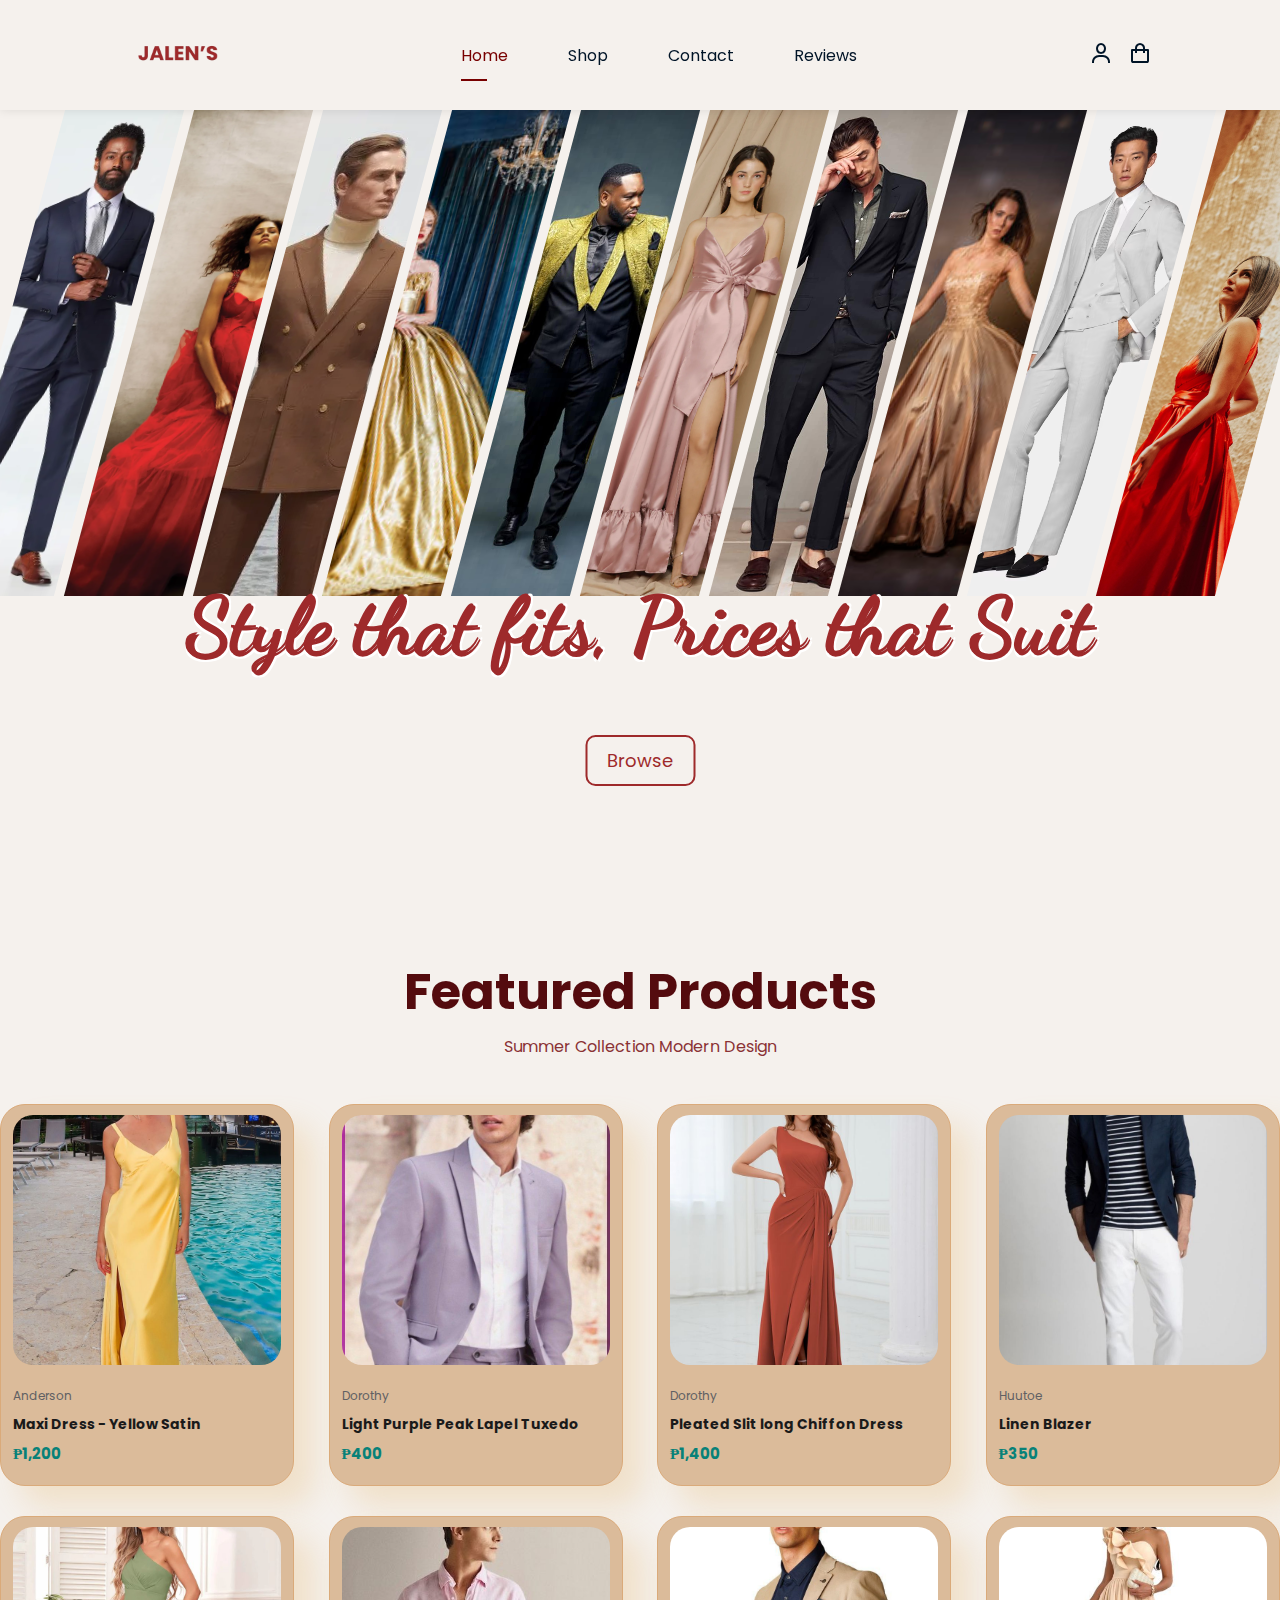
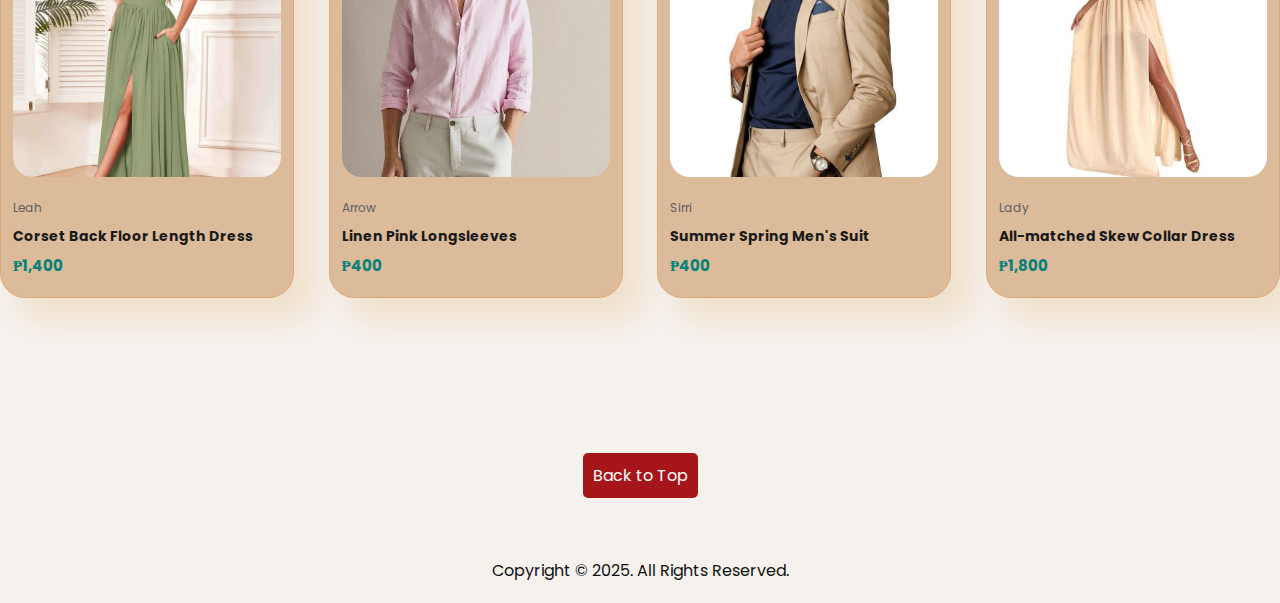
<file: index.html>
<!DOCTYPE html>
<html>

<head>
  <meta charset="UTF-8">
  <meta http-equiv="X-UA-Compatible" content="IE-edge">
  <meta name="viewport" content="width=device-width, initial-scale=1.0">
  <title>Jalen's Boutique</title>
  <link rel="stylesheet" href="style.css">
  <link rel="stylesheet" href="https://cdnjs.cloudflare.com/ajax/libs/font-awesome/6.7.2/css/all.min.css"
    integrity="sha512-Evv84Mr4kqVGRNSgIGL/F/aIDqQb7xQ2vcrdIwxfjThSH8CSR7PBEakCr51Ck+w+/U6swU2Im1vVX0SVk9ABhg=="
    crossorigin="anonymous" referrerpolicy="no-referrer" />
  <link rel="preconnect" href="https://fonts.googleapis.com">
  <link rel="preconnect" href="https://fonts.gstatic.com" crossorigin>
  <link href="https://fonts.googleapis.com/css2?family=Dancing+Script:wght@400..700&display=swap" rel="stylesheet">
  <link rel="stylesheet" href="https://unpkg.com/boxicons@latest/css/boxicons.min.css">
  <link rel="shortcut icon" href="image/fav-icon.png" />
</head>

<body>
  <header class="sticky">
    <a href="index.html" class="logo"><img src="image/logo.png" alt=""></a>
    <ul class="navmenu">
      <li><a class="active" href="#banner">home</a></li>
      <li><a href="shop.html">shop</a></li>
      <li><a href="contact.html">contact</a></li>
      <li><a href="reviews.html">reviews</a></li>
    </ul>

    <div class="nav-icon">
      <a href="account.html"><i class='bx bx-user'></i></a>
      <a href="renting.html"><i class='bx bx-shopping-bag'></i></a>

      <div id="menu-icon" class="bx bx-menu"></div>
    </div>
  </header>

  <div class="banner" id="banner">
    <div class="image-container">
      <div class="image" style="background-image: url('image/cover/1.png');"></div>
      <div class="image" style="background-image: url('image/cover/2.png');"></div>
      <div class="image" style="background-image: url('image/cover/3.png');"></div>
      <div class="image" style="background-image: url('image/cover/4.png');"></div>
      <div class="image" style="background-image: url('image/cover/5.png');"></div>
      <div class="image" style="background-image: url('image/cover/6.png');"></div>
      <div class="image" style="background-image: url('image/cover/7.png');"></div>
      <div class="image" style="background-image: url('image/cover/8.png');"></div>
      <div class="image" style="background-image: url('image/cover/9.png');"></div>
      <div class="image" style="background-image: url('image/cover/10.png');"></div>
    </div>
    <div class="overlay">
      <h1>Style that fits, Prices that Suit</h1>
      <button id="shopNow">Browse</button>
    </div>
  </div>

  <!--FEATURE PRODUCTS-->
  <section id="product1" class="section-p1">
    <h2>Featured Products</h2>
    <p>Summer Collection Modern Design</p>
    <div class="pro-container">

      <div class="pro" onclick="window.location.href='sproduct.html'">
        <img src="image/products/f2.jpg" alt="">
        <div class="des">
          <span>Anderson</span>
          <h5>Maxi Dress - Yellow Satin</h5>
          <h4>&#8369;1,200</h4>
        </div>
      </div>

      <div class="pro" onclick="window.location.href='sproduct2.html'">
        <img src="image/products/f1.jpg" alt="">
        <div class="des">
          <span>Dorothy</span>
          <h5>Light Purple Peak Lapel Tuxedo</h5>
          <h4>&#8369;400</h4>
        </div>
      </div>

      <div class="pro" onclick="window.location.href='sproduct3.html'">
        <img src="image/products/f4.jpg" alt="">
        <div class="des">
          <span>Dorothy</span>
          <h5>Pleated Slit long Chiffon Dress</h5>
          <h4>&#8369;1,400</h4>
        </div>
      </div>

      <div class="pro" onclick="window.location.href='sproduct4.html'">
        <img src="image/products/f5.jpg" alt="">
        <div class="des">
          <span>Huutoe</span>
          <h5>Linen Blazer</h5>
          <h4>&#8369;350</h4>
        </div>
      </div>

      <div class="pro" onclick="window.location.href='sproduct5.html'">
        <img src="image/products/f9.jpg" alt="">
        <div class="des">
          <span>Leah</span>
          <h5>Corset Back Floor Length Dress</h5>
          <h4>&#8369;1,400</h4>
        </div>
      </div>

      <div class="pro" onclick="window.location.href='sproduct6.html'">
        <img src="image/products/f6.jpg" alt="">
        <div class="des">
          <span>Arrow</span>
          <h5>Linen Pink Longsleeves</h5>
          <h4>&#8369;400</h4>
        </div>
      </div>

      <div class="pro" onclick="window.location.href='sproduct7.html'">
        <img src="image/products/f7.jpg" alt="">
        <div class="des">
          <span>Sirri</span>
          <h5>Summer Spring Men's Suit</h5>
          <h4>&#8369;400</h4>
        </div>
      </div>

      <div class="pro" onclick="window.location.href='sproduct8.html'">
        <img src="image/products/f8.jpg" alt="">
        <div class="des">
          <span>Lady</span>
          <h5>All-matched Skew Collar Dress</h5>
          <h4>&#8369;1,800</h4>
        </div>
      </div>
    </div>
  </section>

  <!--BACK TO TOP-->
  <div class="back-to-top-container">
    <button onclick="scrollToTop()" id="backToTop">Back to Top</button>
  </div>

  <!--END TEXT-->
  <div class="end-text">
    <p>Copyright &#169; 2025. All Rights Reserved. </p>
  </div>

  <!--SCRIPT-->
  <script>
    document.getElementById("shopNow").addEventListener("click", function (event) {
      event.preventDefault(); // Prevent default anchor behavior

      const target = document.querySelector("#product1 h2");
      const headerOffset = 120; // Adjust this value based on your fixed header height
      const elementPosition = target.getBoundingClientRect().top + window.scrollY;
      const offsetPosition = elementPosition - headerOffset;

      window.scrollTo({
        top: offsetPosition,
        behavior: "smooth"
      });
    });

    //BACK TO TOP
    function scrollToTop() {
      window.scrollTo({ top: 0, behavior: 'smooth' });
    }
  </script>

  <script src="script.js"></script>
</body>



</html>
</file>
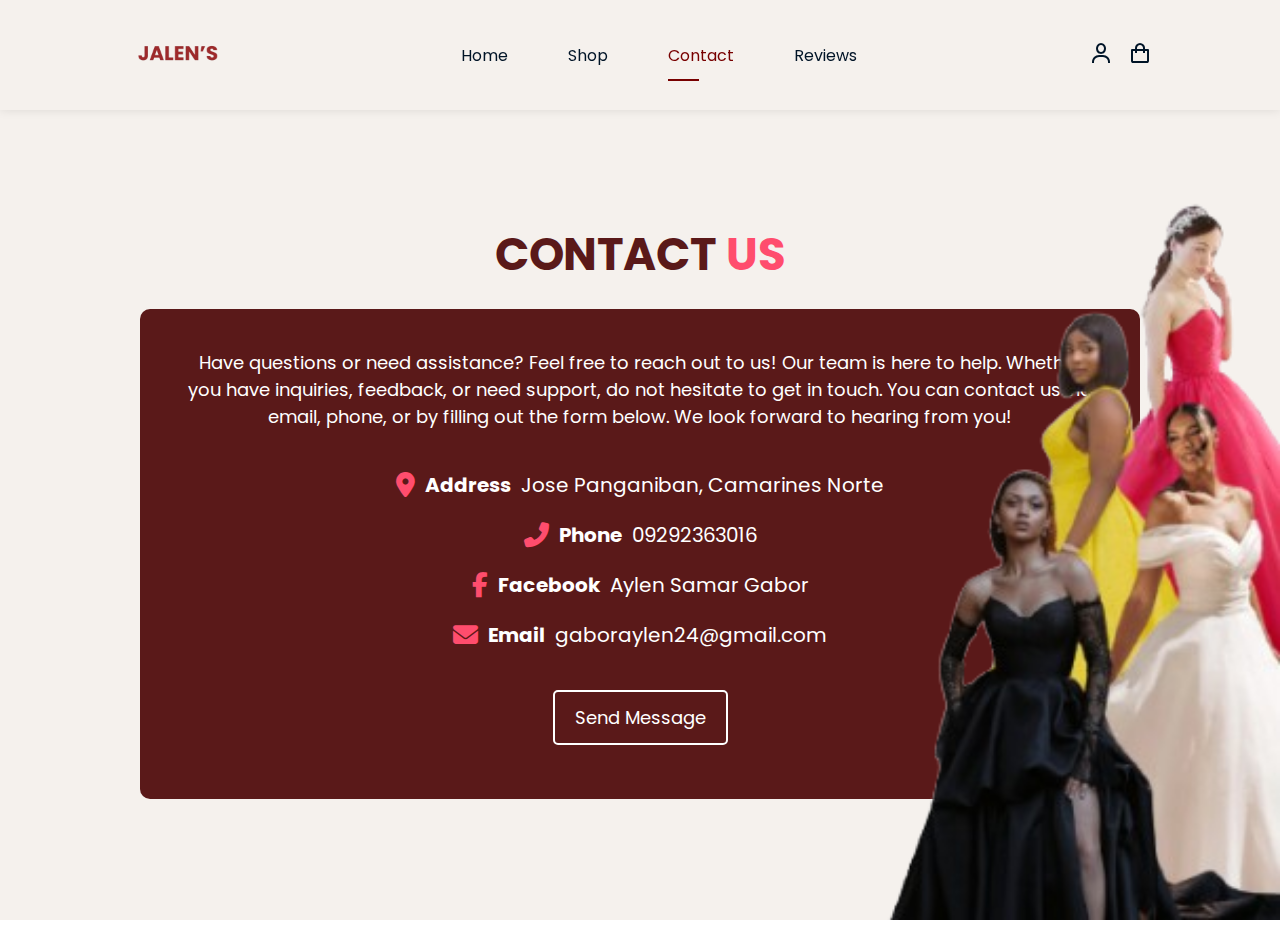
<file: contact.html>
<!DOCTYPE html>
<html>

<head>
  <meta charset="UTF-8">
  <meta http-equiv="X-UA-Compatible" content="IE-edge">
  <meta name="viewport" content="width=device-width, initial-scale=1.0">
  <title>Jalen's Boutique</title>
  <link rel="stylesheet" href="contact.css">
  <link rel="stylesheet" href="https://cdnjs.cloudflare.com/ajax/libs/font-awesome/6.7.2/css/all.min.css"
    integrity="sha512-Evv84Mr4kqVGRNSgIGL/F/aIDqQb7xQ2vcrdIwxfjThSH8CSR7PBEakCr51Ck+w+/U6swU2Im1vVX0SVk9ABhg=="
    crossorigin="anonymous" referrerpolicy="no-referrer" />
  <link rel="stylesheet" href="https://unpkg.com/boxicons@latest/css/boxicons.min.css">
  <link rel="shortcut icon" href="image/fav-icon.png" />
</head>

<body>
  <header class="sticky">
    <a href="#" class="logo"><img src="image/logo.png" alt=""></a>
    <ul class="navmenu">
      <li><a href="index.html">home</a></li>
      <li><a href="shop.html">shop</a></li>
      <li><a class="active" href="#contact-box">contact</a></li>
      <li><a href="reviews.html">reviews</a></li>
    </ul>

    <div class="nav-icon">
      <a href="account.html"><i class='bx bx-user'></i></a>
      <a href="renting.html"><i class='bx bx-shopping-bag'></i></a>

      <div id="menu-icon" class="bx bx-menu"></div>
    </div>
  </header>

  <div class="container">
    <h1 class="heading">CONTACT <span>US</span></h1>
    <img src="image/girl.png" alt="Models Contact Info" class="model-image">
    <div class="card">
      <p class="description">
        Have questions or need assistance? Feel free to reach out to us! Our team is here to help.
        Whether you have inquiries, feedback, or need support, do not hesitate to get in touch.
        You can contact us via email, phone, or by filling out the form below. We look forward to hearing from you!
      </p>
      <div class="contact-info">
        <p id="address"><i class="fas fa-map-marker-alt"></i> <strong>Address</strong> Jose Panganiban, Camarines Norte
        </p>
        <p id="phone"><i class="fas fa-phone-alt"></i> <strong>Phone</strong> 09292363016</p>
        <p id="facebook"><i class="fa-brands fa-facebook-f"></i> <strong>Facebook</strong> Aylen Samar Gabor</p>
        <p id="email"><i class="fas fa-envelope"></i> <strong>Email</strong> gaboraylen24@gmail.com</p>
      </div>
      <button class="btn">Send Message</button>
    </div>
  </div>

  <div class="container">
    <h1 class="heading">CONTACT <span>US</span></h1>

    <img src="image/boy.png" alt="Models Image" class="model-image">

    <div class="card">
      <button class="back-btn">
        <i class="fas fa-arrow-left"></i>
      </button>
      <h2>Send a Message</h2>
      <form id="contact-form">
        <input type="text" id="name" placeholder="Full Name" required>
        <input type="email" id="user-email" placeholder="Email" required>
        <textarea id="message" placeholder="Type your message..." required></textarea>
        <button type="submit" class="btn">Send</button>
      </form>
    </div>
  </div>

  <script>
    // Address Click - Open Google Maps
    document.getElementById("address").addEventListener("click", function () {
      window.open("https://www.google.com/maps/place/Jose+Panganiban,+Camarines+Norte/@14.2742326,122.5746291,12z/data=!3m1!4b1!4m6!3m5!1s0x339895973f7d44f7:0xaeefaa0b1cf14bce!8m2!3d14.2833889!4d122.6979815!16zL20vMDZsMjJz?authuser=0&entry=ttu&g_ep=EgoyMDI1MDMxOS4yIKXMDSoASAFQAw%3D%3D", "_blank");
    });

    // Phone Click - Open Dialer
    document.getElementById("phone").addEventListener("click", function () {
      window.location.href = "tel:09292363016";
    });

    // Facebook Click - Open Facebook Link in a New Tab
    document.getElementById("facebook").addEventListener("click", function () {
      window.open("https://www.facebook.com/share/1FG9pbApL9/", "_blank");
    });
    // Email Click - Open Gmail Compose in a New Tab
    document.getElementById("email").addEventListener("click", function () {
      var recipient = "nclmendiola29@gmail.com";
      var subject = "Inquiry";
      var body = "Hello, I would like to inquire about...";

      var gmailUrl = "https://mail.google.com/mail/u/0/?view=cm&fs=1&tf=1"
        + "&to=" + encodeURIComponent(recipient)
        + "&su=" + encodeURIComponent(subject)
        + "&body=" + encodeURIComponent(body);

      window.open(gmailUrl, "_blank");
    });

    // Form Submission
    document.getElementById("contact-form").addEventListener("submit", function (event) {
      event.preventDefault();

      var name = document.getElementById("name").value;
      var email = document.getElementById("user-email").value;
      var message = document.getElementById("message").value;

      if (name === "" || email === "" || message === "") {
        alert("Please fill in all fields before sending.");
        return;
      }

      var recipient = "nclmendiola29@gmail.com";
      var subject = "New Contact Form Submission from " + name;
      var body = "Name: " + name + "\nEmail: " + email + "\n\nMessage:\n" + message;

      var gmailUrl = "https://mail.google.com/mail/u/0/?view=cm&fs=1&tf=1"
        + "&to=" + encodeURIComponent(recipient)
        + "&su=" + encodeURIComponent(subject)
        + "&body=" + encodeURIComponent(body);

      window.open(gmailUrl, "_blank");

      alert("Redirecting to Gmail to send your message.");
      document.getElementById("contact-form").reset();
    });

    //BUTTONS
    document.addEventListener("DOMContentLoaded", function () {
      const sendMessageBtn = document.querySelector(".btn"); // "Send Message" button
      const contactForm = document.querySelector(".container:nth-of-type(2)"); // Form container
      const backBtn = document.querySelector(".back-btn"); // "Back" button
      const mainContact = document.querySelector(".container:nth-of-type(1)"); // Main contact container

      // Hide the form initially
      contactForm.classList.add("hidden");

      // Show the form when clicking "Send Message"
      sendMessageBtn.addEventListener("click", function () {
        mainContact.classList.add("hidden");
        contactForm.classList.remove("hidden");
        contactForm.classList.add("visible");
      });

      // Hide the form & go back to main contact section when clicking "Back"
      backBtn.addEventListener("click", function () {
        contactForm.classList.remove("visible");
        contactForm.classList.add("hidden");
        mainContact.classList.remove("hidden");
        window.scrollTo({ top: 0, behavior: "smooth" }); // Scroll to top smoothly
      });
    });
  </script>

  <script src="script.js"></script>
</body>

</html>
</file>
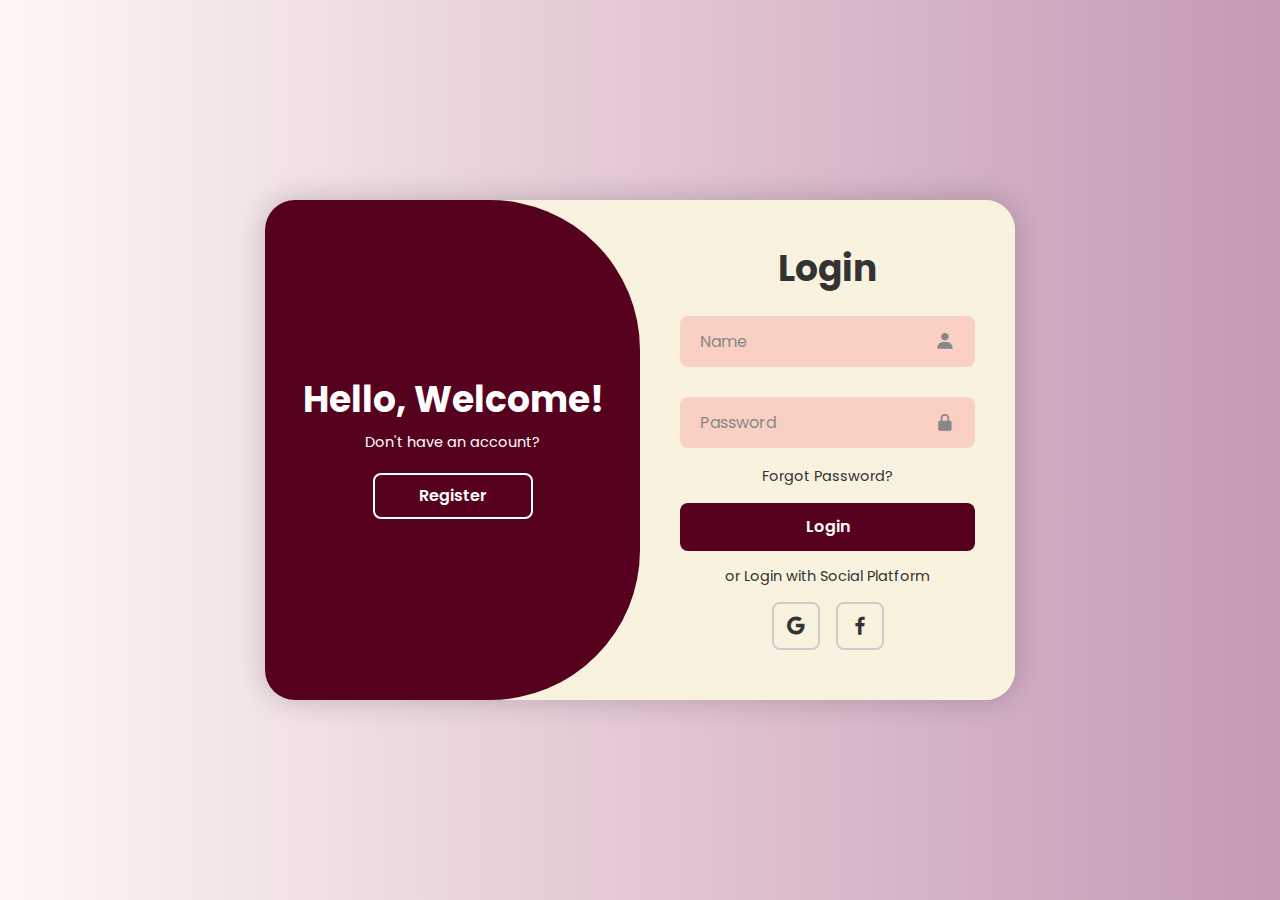
<file: logreg.html>
<!DOCTYPE html>
<html lang="en">

<!-- HEAD STARTS HERE -->

<head>
  <meta charset="UTF-8">
  <meta http-equiv="X-UA-Compatible" content="IE-edge">
  <meta name="viewport" content="width=device-width, initial-scale=1.0">
  <title>Jalen's Boutique</title>
  <link href='https://unpkg.com/boxicons@2.1.4/css/boxicons.min.css' rel='stylesheet'>
  <link rel="stylesheet" href="logreg.css">
</head>
<!-- HEAD ENDS HERE -->

<!-- BODY STARTS HERE -->

<body>

   <!-- 🔹 Confirmation Message at the VERY TOP -->
   <div id="confirmationMessage" class="confirmation-popup">
    <p>Registration successful! Redirecting to login...</p>
  </div>

  <div class="container" id="container">

    <!-- LOGIN -->
    <div class="form-box login">
      <form onsubmit="redirectToMain(event)">
        <h1>Login</h1>
        <div class="input-box">
          <input type="text" placeholder="Name" required>
          <i class='bx bxs-user'></i>
        </div>
        <div class="input-box">
          <input type="password" placeholder="Password" required>
          <i class='bx bxs-lock-alt'></i>
        </div>
        <div class="forgot-link">
          <a href="about:blank" target="_blank">Forgot Password?</a>
        </div>
        <button type="submit" class="btn">Login</button>
        <p>or Login with Social Platform</p>
        <div class="social-icons">
          <a href="https://accounts.google.com/AddSession" target="_blank">
            <i class='bx bxl-google'></i>
          </a>
          <a href="https://www.facebook.com/?stype=lo&flo=1" target="_blank">
            <i class='bx bxl-facebook'></i>
          </a>
        </div>
      </form>
    </div>
  
    <!-- REGISTER -->
    <div class="form-box register">
      <form id="registerForm">
        <h1>Registration</h1>
        <div class="input-box">
          <input type="text" placeholder="Name" required>
          <i class='bx bxs-user'></i>
        </div>
        <div class="input-box">
          <input type="email" placeholder="Email" required>
          <i class='bx bxs-envelope'></i>
        </div>
        <div class="input-box">
          <input type="password" placeholder="Password" required>
          <i class='bx bxs-lock-alt'></i>
        </div>
        <button type="submit" class="btn">Register</button>
        <p>or Register with Social Platform</p>
        <div class="social-icons">
          <a href="https://accounts.google.com/AddSession" target="_blank">
            <i class='bx bxl-google'></i>
          </a>
          <a href="https://www.facebook.com/?stype=lo&flo=1" target="_blank">
            <i class='bx bxl-facebook'></i>
          </a>
        </div>
      </form>
    </div>

    <div class="toggle-box">
      <div class="toggle-panel toggle-left">
        <h1>Hello, Welcome!</h1>
        <p>Don't have an account?</p>
        <button class="btn register-btn">Register</button>
      </div>

      <div class="toggle-panel toggle-right">
        <h1>Welcome Back!</h1>
        <p>Already have an account?</p>
        <button class="btn login-btn">Login</button>
      </div>
    </div>

  </div>

  <script src="script.js"></script>

</body>
<!-- BODY ENDS HERE -->

</html>
</file>
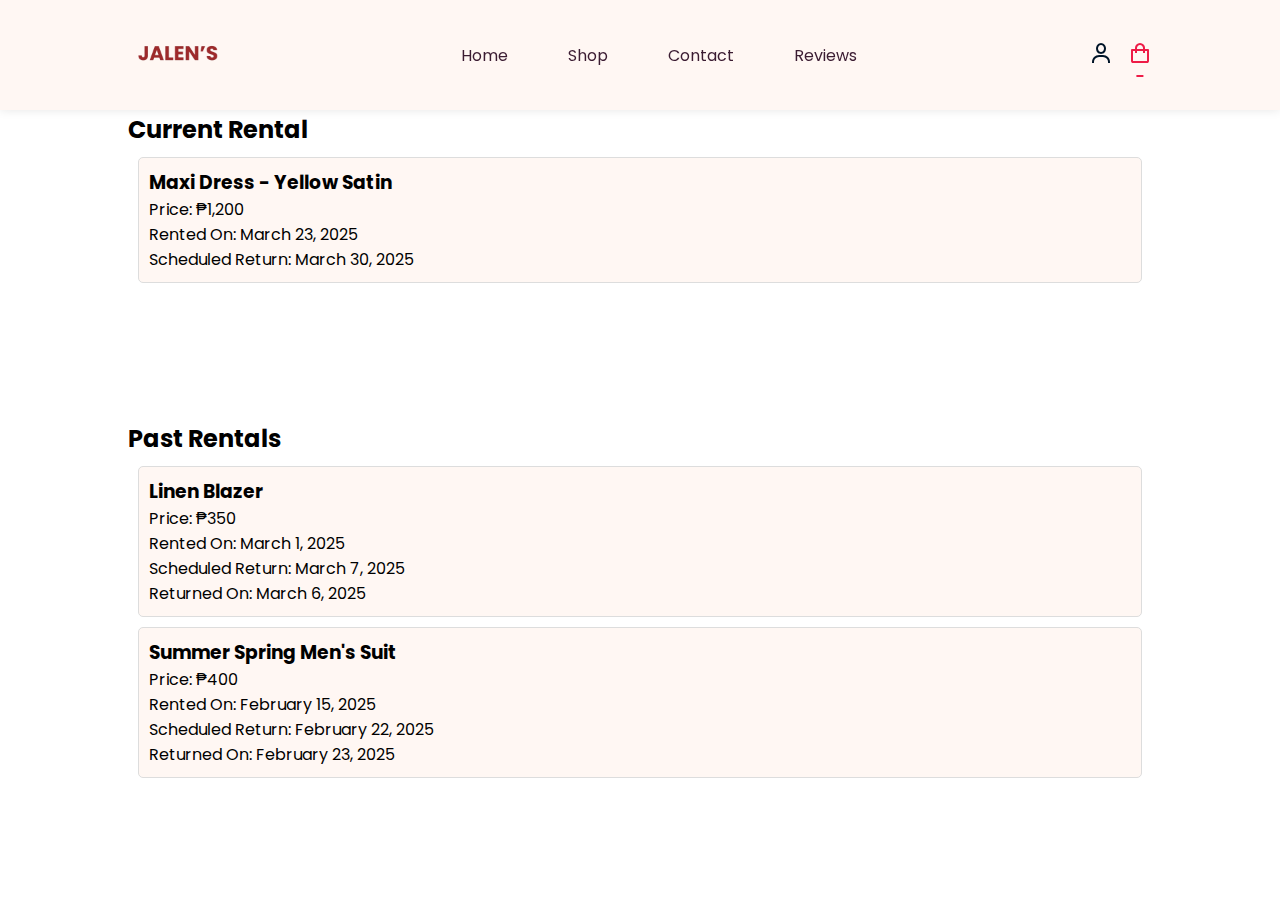
<file: renting.html>
<!DOCTYPE html>
<html>

<head>
  <meta charset="UTF-8">
  <meta http-equiv="X-UA-Compatible" content="IE-edge">
  <meta name="viewport" content="width=device-width, initial-scale=1.0">
  <title>Jalen's Boutique</title>
  <link rel="stylesheet" href="renting.css">
  <link rel="stylesheet" href="https://cdnjs.cloudflare.com/ajax/libs/font-awesome/6.7.2/css/all.min.css"
    integrity="sha512-Evv84Mr4kqVGRNSgIGL/F/aIDqQb7xQ2vcrdIwxfjThSH8CSR7PBEakCr51Ck+w+/U6swU2Im1vVX0SVk9ABhg=="
    crossorigin="anonymous" referrerpolicy="no-referrer" />
  <link rel="stylesheet" href="https://unpkg.com/boxicons@latest/css/boxicons.min.css">
  <link rel="shortcut icon" href="image/fav-icon.png" />
</head>

<body>
  <header class="sticky">
    <a href="#" class="logo"><img src="image/logo.png" alt=""></a>
    <ul class="navmenu">
      <li><a href="index.html">home</a></li>
      <li><a href="shop.html">shop</a></li>
      <li><a href="contact.html">contact</a></li>
      <li><a href="reviews.html">reviews</a></li>
    </ul>

    <div class="nav-icon">
      <a href="account.html"><i class='bx bx-user'></i></a>
      <a href="#current-rent" class="active"><i class='bx bx-shopping-bag'></i></a>

      <div id="menu-icon" class="bx bx-menu"></div>
    </div>
  </header>

  <h1>Renting History</h1>

  <!--CURRENT RENT-->
  <section id="current-rent">
    <h2>Current Rental</h2>
    <div id="current-rent-container">
      <p>No active rental.</p>
    </div>
  </section>

  <!--RENTAL HISTORY-->
  <section id="rental-history">
    <h2>Past Rentals</h2>
    <div id="history-container">
      <p>No past rentals found.</p>
    </div>
  </section>

  <script>
    // Sample rental data (Replace this with real backend data)
    let userRentals = {
      current: {
        product: "Maxi Dress - Yellow Satin",
        price: "₱1,200",
        rentedOn: "March 23, 2025",
        scheduledReturn: "March 30, 2025"
      },
      history: [
        {
          product: "Linen Blazer",
          price: "₱350",
          rentedOn: "March 1, 2025",
          scheduledReturn: "March 7, 2025",
          returnedOn: "March 6, 2025"
        },
        {
          product: "Summer Spring Men's Suit",
          price: "₱400",
          rentedOn: "February 15, 2025",
          scheduledReturn: "February 22, 2025",
          returnedOn: "February 23, 2025"
        }
      ]
    };

    // Function to display the current rental
    function loadCurrentRental() {
      let currentContainer = document.getElementById("current-rent-container");

      if (userRentals.current) {
        currentContainer.innerHTML = `
                <div class="rental-item">
                    <h3>${userRentals.current.product}</h3>
                    <p>Price: ${userRentals.current.price}</p>
                    <p>Rented On: ${userRentals.current.rentedOn}</p>
                    <p>Scheduled Return: ${userRentals.current.scheduledReturn}</p>
                </div>
            `;
      }
    }

    // Function to display rental history
    function loadRentalHistory() {
      let historyContainer = document.getElementById("history-container");

      if (userRentals.history.length > 0) {
        historyContainer.innerHTML = ""; // Clear default text
        userRentals.history.forEach(rental => {
          historyContainer.innerHTML += `
                    <div class="rental-item">
                        <h3>${rental.product}</h3>
                        <p>Price: ${rental.price}</p>
                        <p>Rented On: ${rental.rentedOn}</p>
                        <p>Scheduled Return: ${rental.scheduledReturn}</p>
                        <p>Returned On: ${rental.returnedOn}</p>
                    </div>
                `;
        });
      }
    }

    // Load rental data when the page loads
    loadCurrentRental();
    loadRentalHistory();
  </script>

  <script src="script.js"></script>

</body>

</html>
</file>
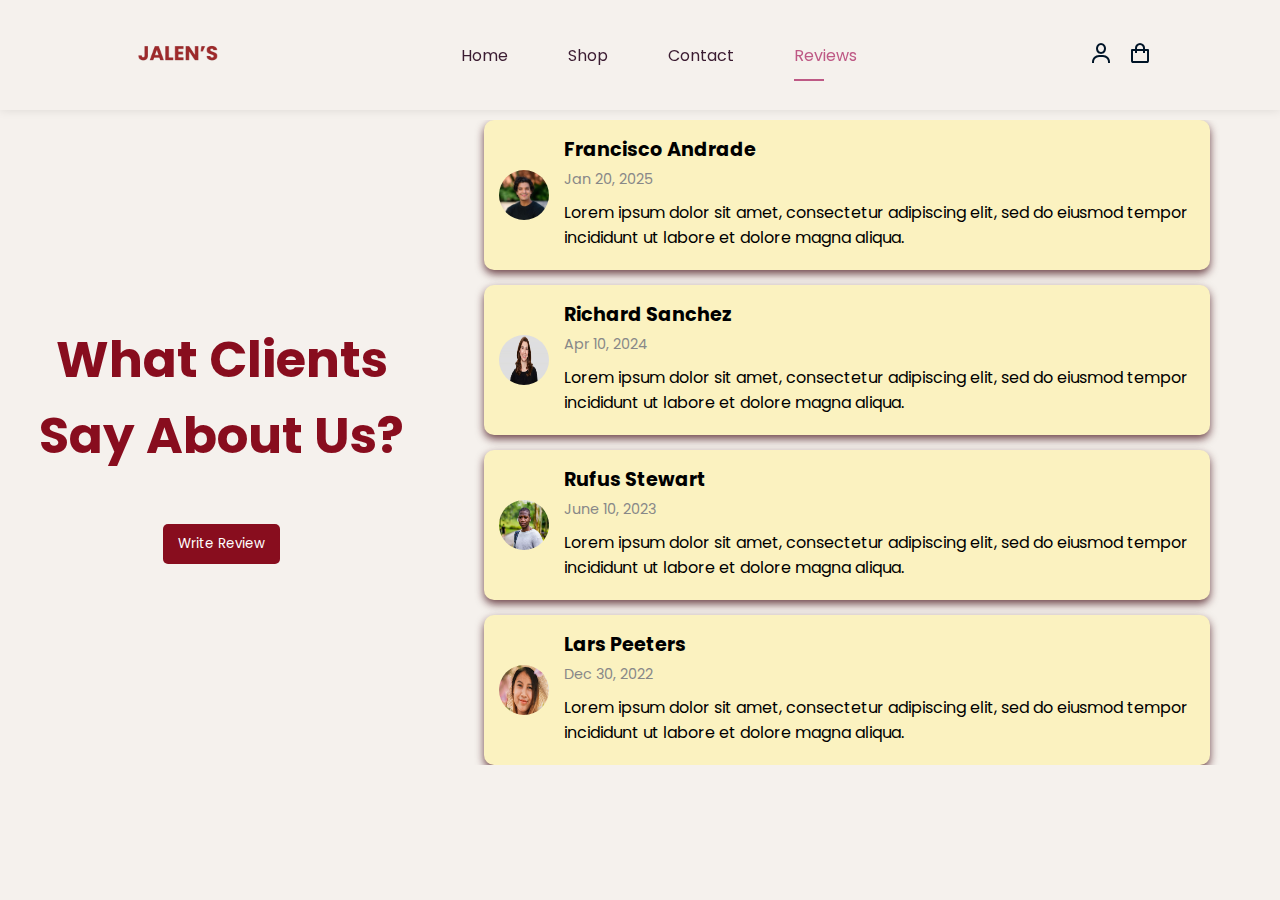
<file: reviews.html>
<!DOCTYPE html>
<html>

<head>
  <meta charset="UTF-8">
  <meta http-equiv="X-UA-Compatible" content="IE-edge">
  <meta name="viewport" content="width=device-width, initial-scale=1.0">
  <title>Jalen's Boutique</title>
  <link rel="stylesheet" href="reviews.css">
  <link rel="stylesheet" href="https://cdnjs.cloudflare.com/ajax/libs/font-awesome/6.7.2/css/all.min.css"
    integrity="sha512-Evv84Mr4kqVGRNSgIGL/F/aIDqQb7xQ2vcrdIwxfjThSH8CSR7PBEakCr51Ck+w+/U6swU2Im1vVX0SVk9ABhg=="
    crossorigin="anonymous" referrerpolicy="no-referrer" />
  <link rel="stylesheet" href="https://unpkg.com/boxicons@latest/css/boxicons.min.css">
  <link rel="shortcut icon" href="image/fav-icon.png" />
</head>

<body>
  <!--HEADER-->
  <header class="sticky">
    <a href="#" class="logo"><img src="image/logo.png" alt=""></a>
    <ul class="navmenu">
      <li><a href="index.html">home</a></li>
      <li><a href="shop.html">shop</a></li>
      <li><a href="contact.html">contact</a></li>
      <li><a class="active" href="#reviews">reviews</a></li>
    </ul>

    <div class="nav-icon">
      <a href="account.html"><i class='bx bx-user'></i></a>
      <a href="renting.html"><i class='bx bx-shopping-bag'></i></a>

      <div id="menu-icon" class="bx bx-menu"></div>
    </div>
  </header>

  <!-- REVIEWS -->
  <section class="testimonials">
    <div class="left-panel">
      <h1>What Clients Say About Us?</h1>
      <button class="write-review">Write Review</button>
    </div>
    <div class="right-panel">
      <div class="reviews">
        <div class="review-card">
          <img src="image/profile/a.jpg" alt="Francisco Andrade" class="profile-pic">
          <div class="review-content">
            <h3>Francisco Andrade</h3>
            <p class="date">Jan 20, 2025</p>
            <p>Lorem ipsum dolor sit amet, consectetur adipiscing elit, sed do eiusmod tempor incididunt ut labore et
              dolore magna aliqua.</p>
          </div>
        </div>
        <div class="review-card">
          <img src="image/profile/b.jpg" alt="Richard Sanchez" class="profile-pic">
          <div class="review-content">
            <h3>Richard Sanchez</h3>
            <p class="date">Apr 10, 2024</p>
            <p>Lorem ipsum dolor sit amet, consectetur adipiscing elit, sed do eiusmod tempor incididunt ut labore et
              dolore magna aliqua.</p>
          </div>
        </div>
        <div class="review-card">
          <img src="image/profile/c.webp" alt="Rufus Stewart" class="profile-pic">
          <div class="review-content">
            <h3>Rufus Stewart</h3>
            <p class="date">June 10, 2023</p>
            <p>Lorem ipsum dolor sit amet, consectetur adipiscing elit, sed do eiusmod tempor incididunt ut labore et
              dolore magna aliqua.</p>
          </div>
        </div>
        <div class="review-card">
          <img src="image/profile/d.jpg" alt="Lars Peeters" class="profile-pic">
          <div class="review-content">
            <h3>Lars Peeters</h3>
            <p class="date">Dec 30, 2022</p>
            <p>Lorem ipsum dolor sit amet, consectetur adipiscing elit, sed do eiusmod tempor incididunt ut labore et
              dolore magna aliqua.</p>
          </div>
        </div>
      </div>
    </div>

    <script>
      document.addEventListener("DOMContentLoaded", () => {
  const writeReviewButton = document.querySelector(".write-review");
  const reviewsContainer = document.querySelector(".reviews");
  const reviewModal = document.createElement("div");
  reviewModal.classList.add("review-modal");
  reviewModal.innerHTML = `
    <div class="review-overlay"></div>
    <div class="review-dialog">
        <h2>Write a Review</h2>
        <input type="text" id="reviewer-name" placeholder="Enter your name">
        <textarea id="review-text" placeholder="Write your review"></textarea>
        <div class="review-buttons">
            <button id="submit-review">Submit</button>
            <button id="cancel-review">Cancel</button>
        </div>
    </div>
  `;
  document.body.appendChild(reviewModal);

  const confirmationModal = document.createElement("div");
  confirmationModal.classList.add("confirmation-modal");
  confirmationModal.innerHTML = `
    <div class="confirmation-overlay"></div>
    <div class="confirmation-dialog">
        <h2>Are you sure you want to submit this review?</h2>
        <div class="confirmation-buttons">
            <button id="confirm-submit">Yes</button>
            <button id="cancel-submit">No</button>
        </div>
    </div>
  `;
  document.body.appendChild(confirmationModal);

  const successModal = document.createElement("div");
  successModal.classList.add("success-modal");
  successModal.innerHTML = `
    <div class="success-overlay"></div>
    <div class="success-dialog">
        <h2>Review Submitted!</h2>
        <button id="close-success">Close</button>
    </div>
  `;
  document.body.appendChild(successModal);

  // Apply styles for Yes and No buttons
  document.getElementById("confirm-submit").style.backgroundColor = "#4CAF50"; // Green for Yes
  document.getElementById("cancel-submit").style.backgroundColor = "#f44336"; // Red for No
  document.getElementById("confirm-submit").style.color = "white"; // Text color white
  document.getElementById("cancel-submit").style.color = "white"; // Text color white
  document.getElementById("confirm-submit").style.padding = "10px 15px"; // Padding for Yes button
  document.getElementById("cancel-submit").style.padding = "10px 15px"; // Padding for No button
  document.getElementById("confirm-submit").style.borderRadius = "5px"; // Border radius
  document.getElementById("cancel-submit").style.borderRadius = "5px"; // Border radius

  // Show the review modal when the 'Write Review' button is clicked
  writeReviewButton.addEventListener("click", () => {
    reviewModal.style.display = "flex";
  });

  // Cancel review modal
  document.getElementById("cancel-review").addEventListener("click", () => {
    reviewModal.style.display = "none";
  });

  // Cancel confirmation modal
  document.getElementById("cancel-submit").addEventListener("click", () => {
    confirmationModal.style.display = "none";
  });

  // Submit review and show confirmation modal
  document.getElementById("submit-review").addEventListener("click", () => {
    const name = document.getElementById("reviewer-name").value;
    const reviewText = document.getElementById("review-text").value;

    if (name && reviewText) {
      confirmationModal.style.display = "flex";
    }
  });

  // If the user confirms the submission
  document.getElementById("confirm-submit").addEventListener("click", () => {
    const name = document.getElementById("reviewer-name").value;
    const reviewText = document.getElementById("review-text").value;
    const date = new Date().toDateString();
    const profilePic = "profile-placeholder.png";

    const reviewCard = document.createElement("div");
    reviewCard.classList.add("review-card");

    reviewCard.innerHTML = `
      <img src="${profilePic}" alt="${name}" class="profile-pic">
      <div class="review-content">
          <h3>${name}</h3>
          <p class="date">${date}</p>
          <p>${reviewText}</p>
      </div>
    `;

    reviewsContainer.prepend(reviewCard);
    reviewModal.style.display = "none";
    confirmationModal.style.display = "none";
    successModal.style.display = "flex";
  });

  // Close the success modal
  document.getElementById("close-success").addEventListener("click", () => {
    successModal.style.display = "none";
  });
});

    </script>

    <script src="script.js"></script>
</body>
</file>
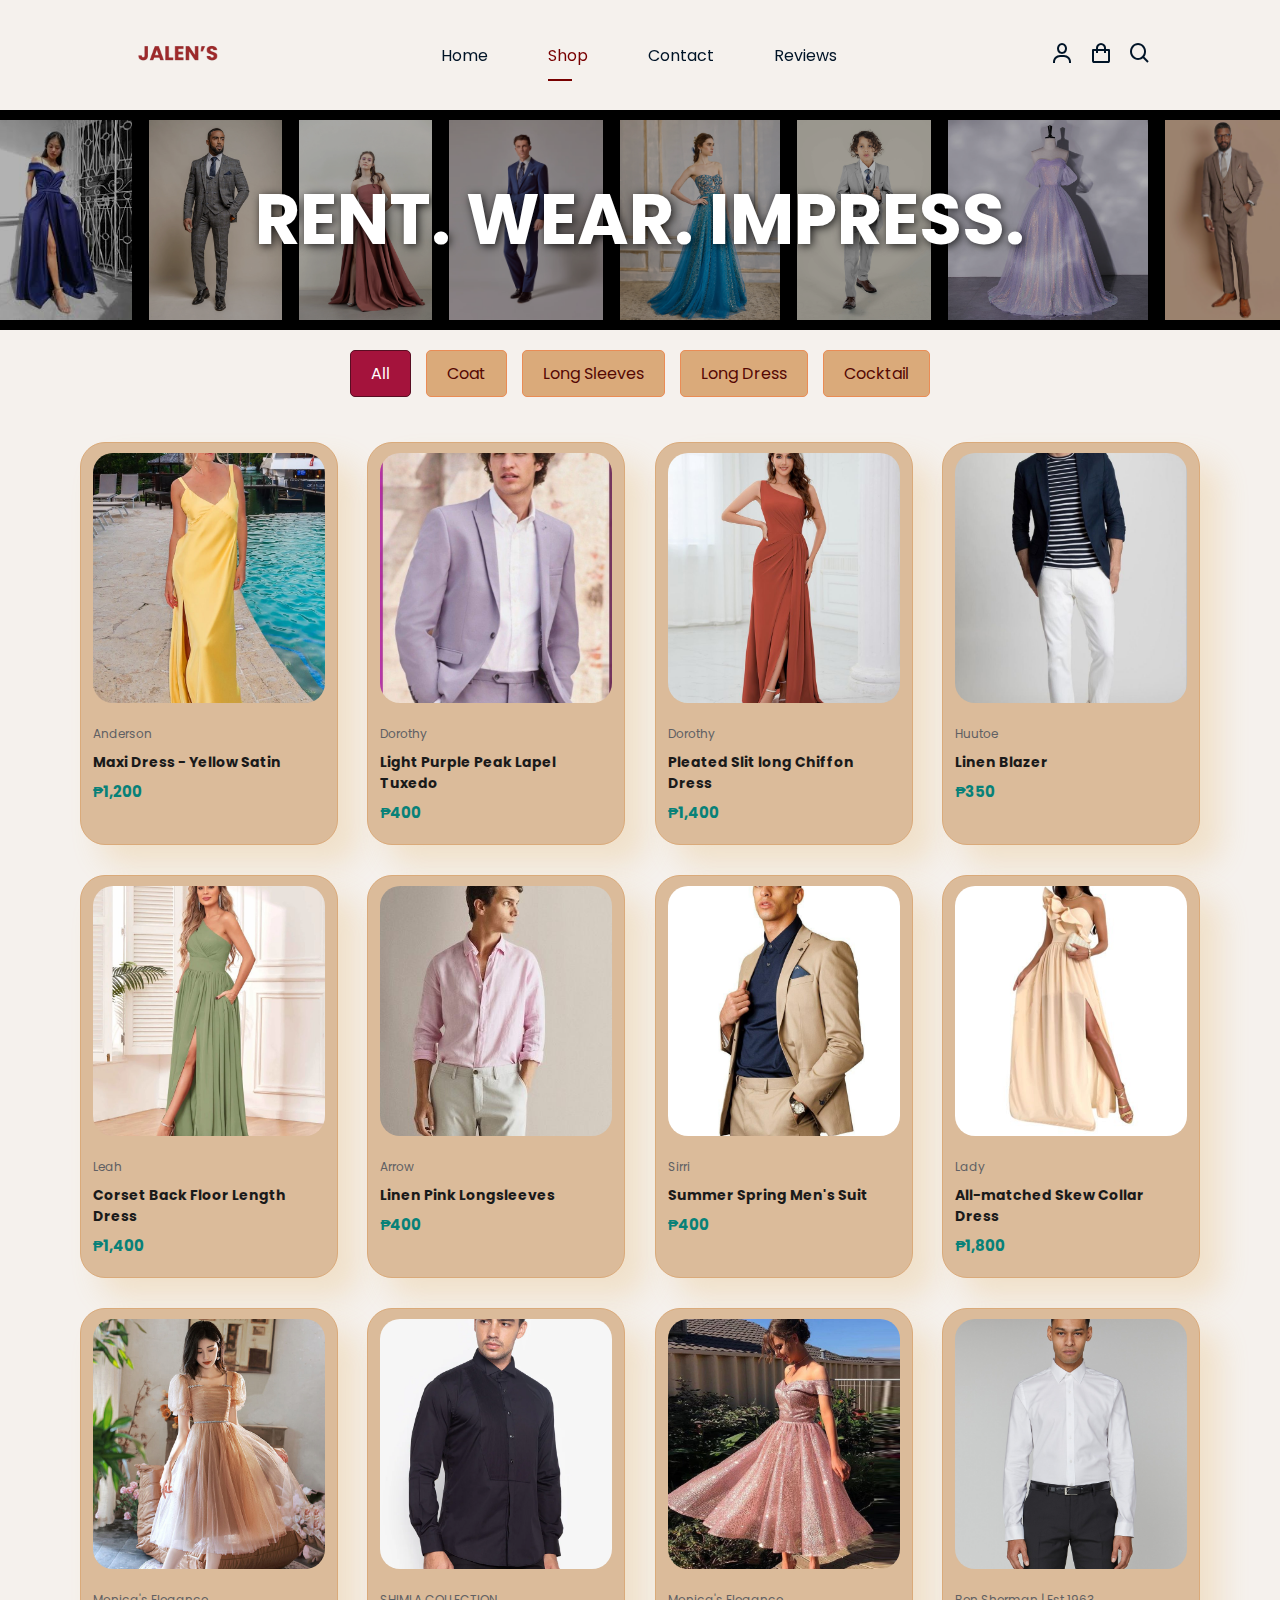
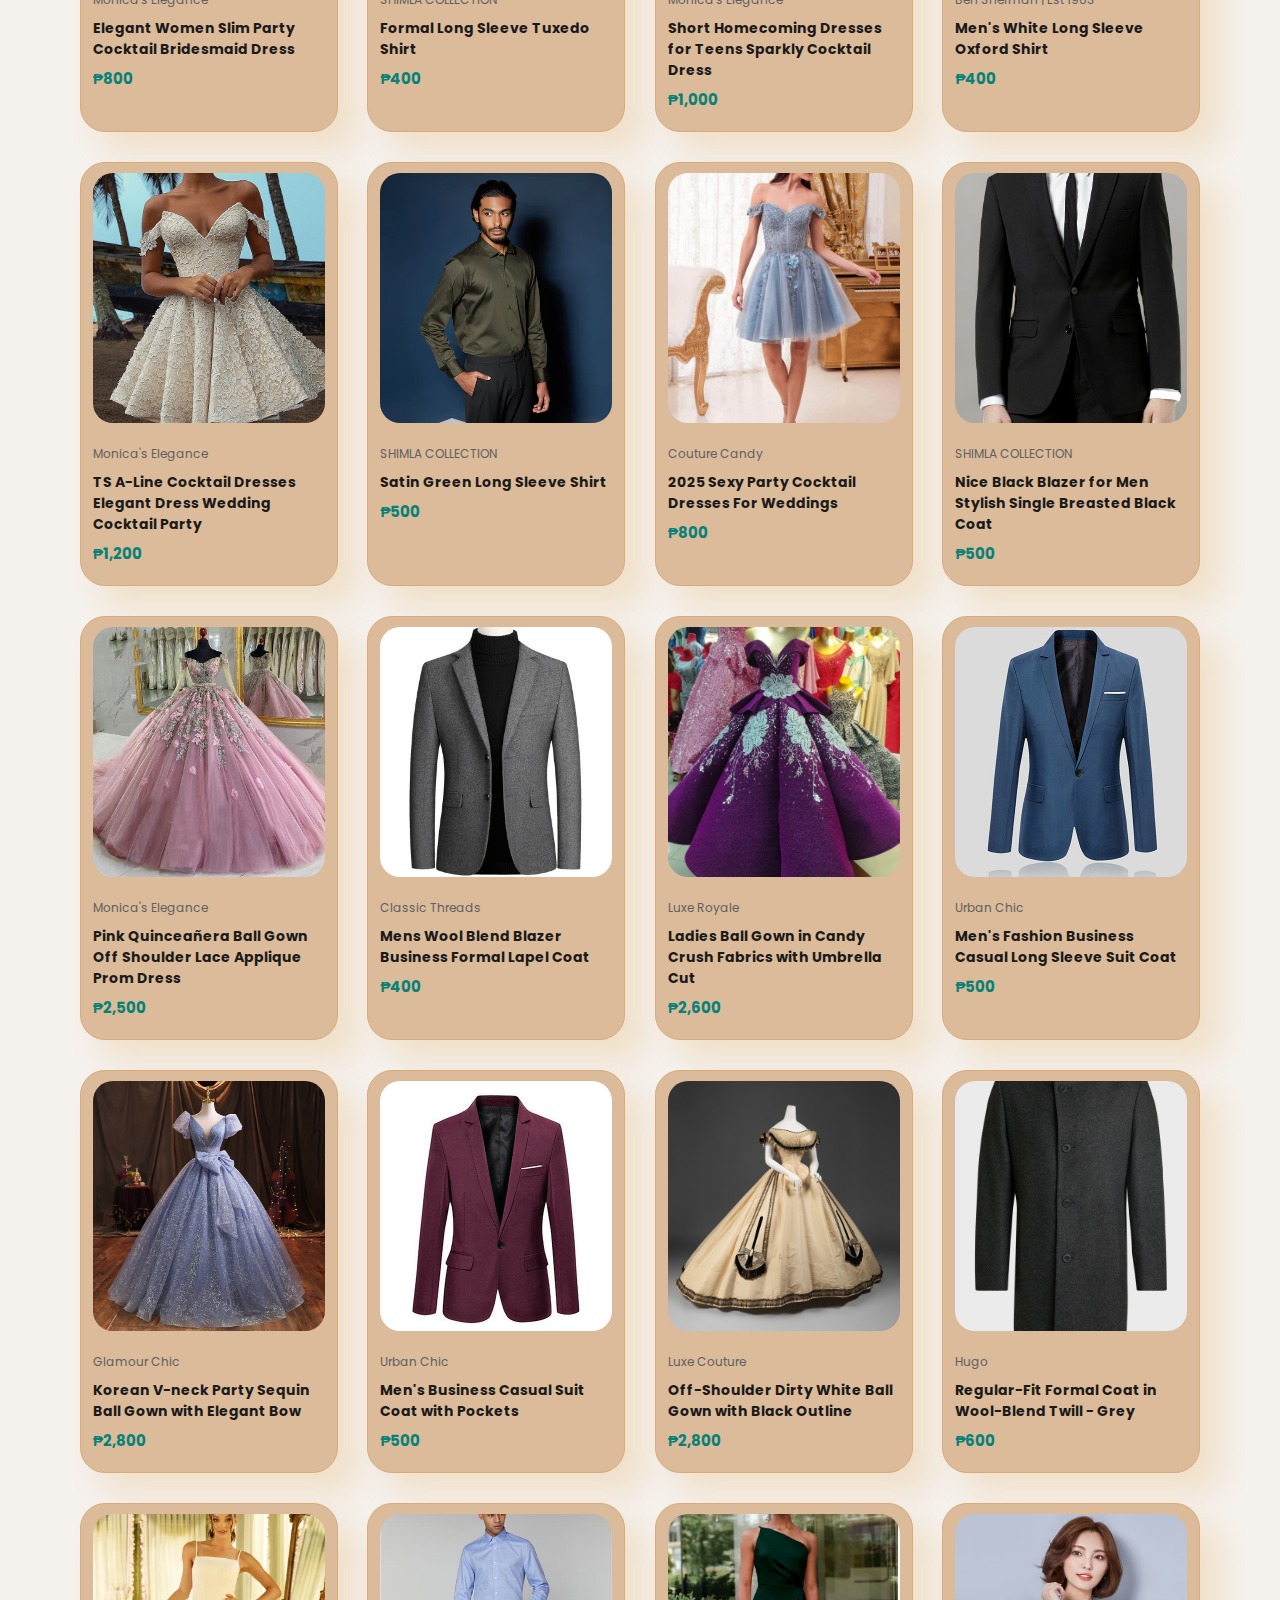
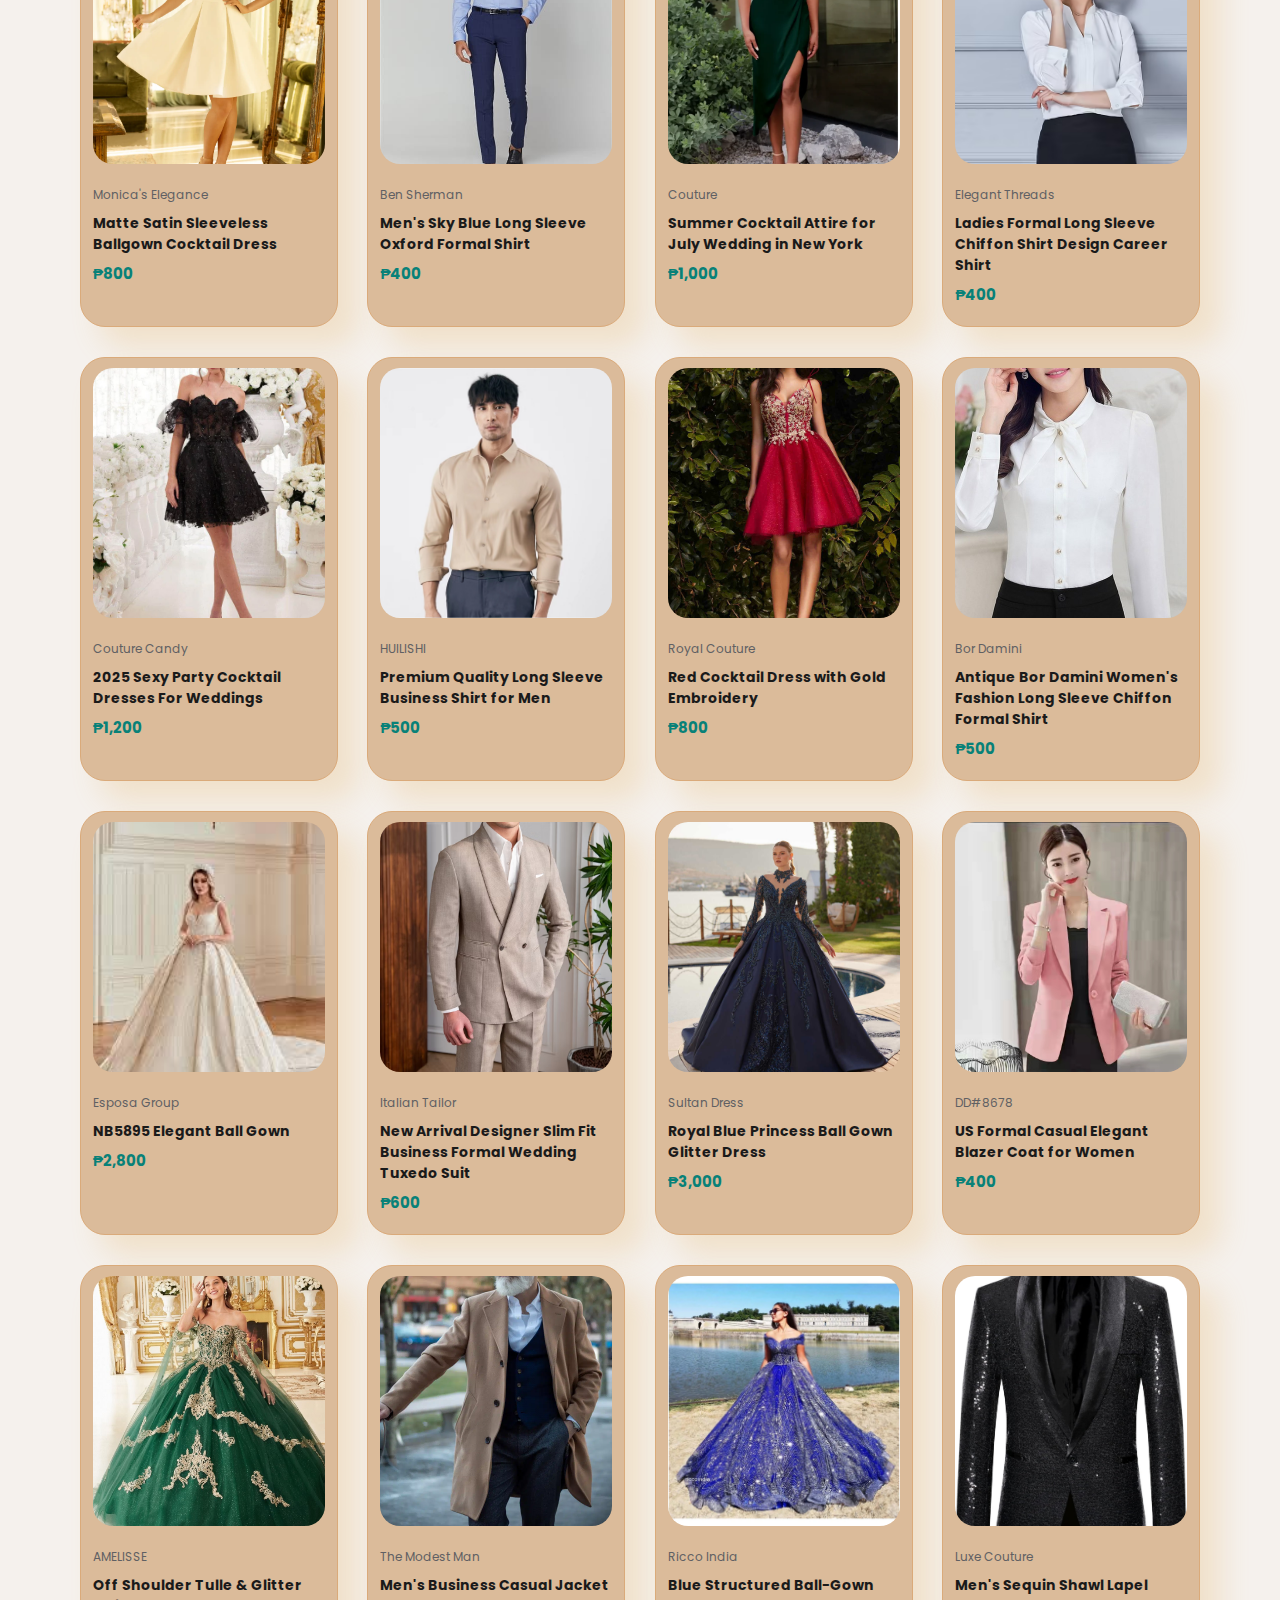
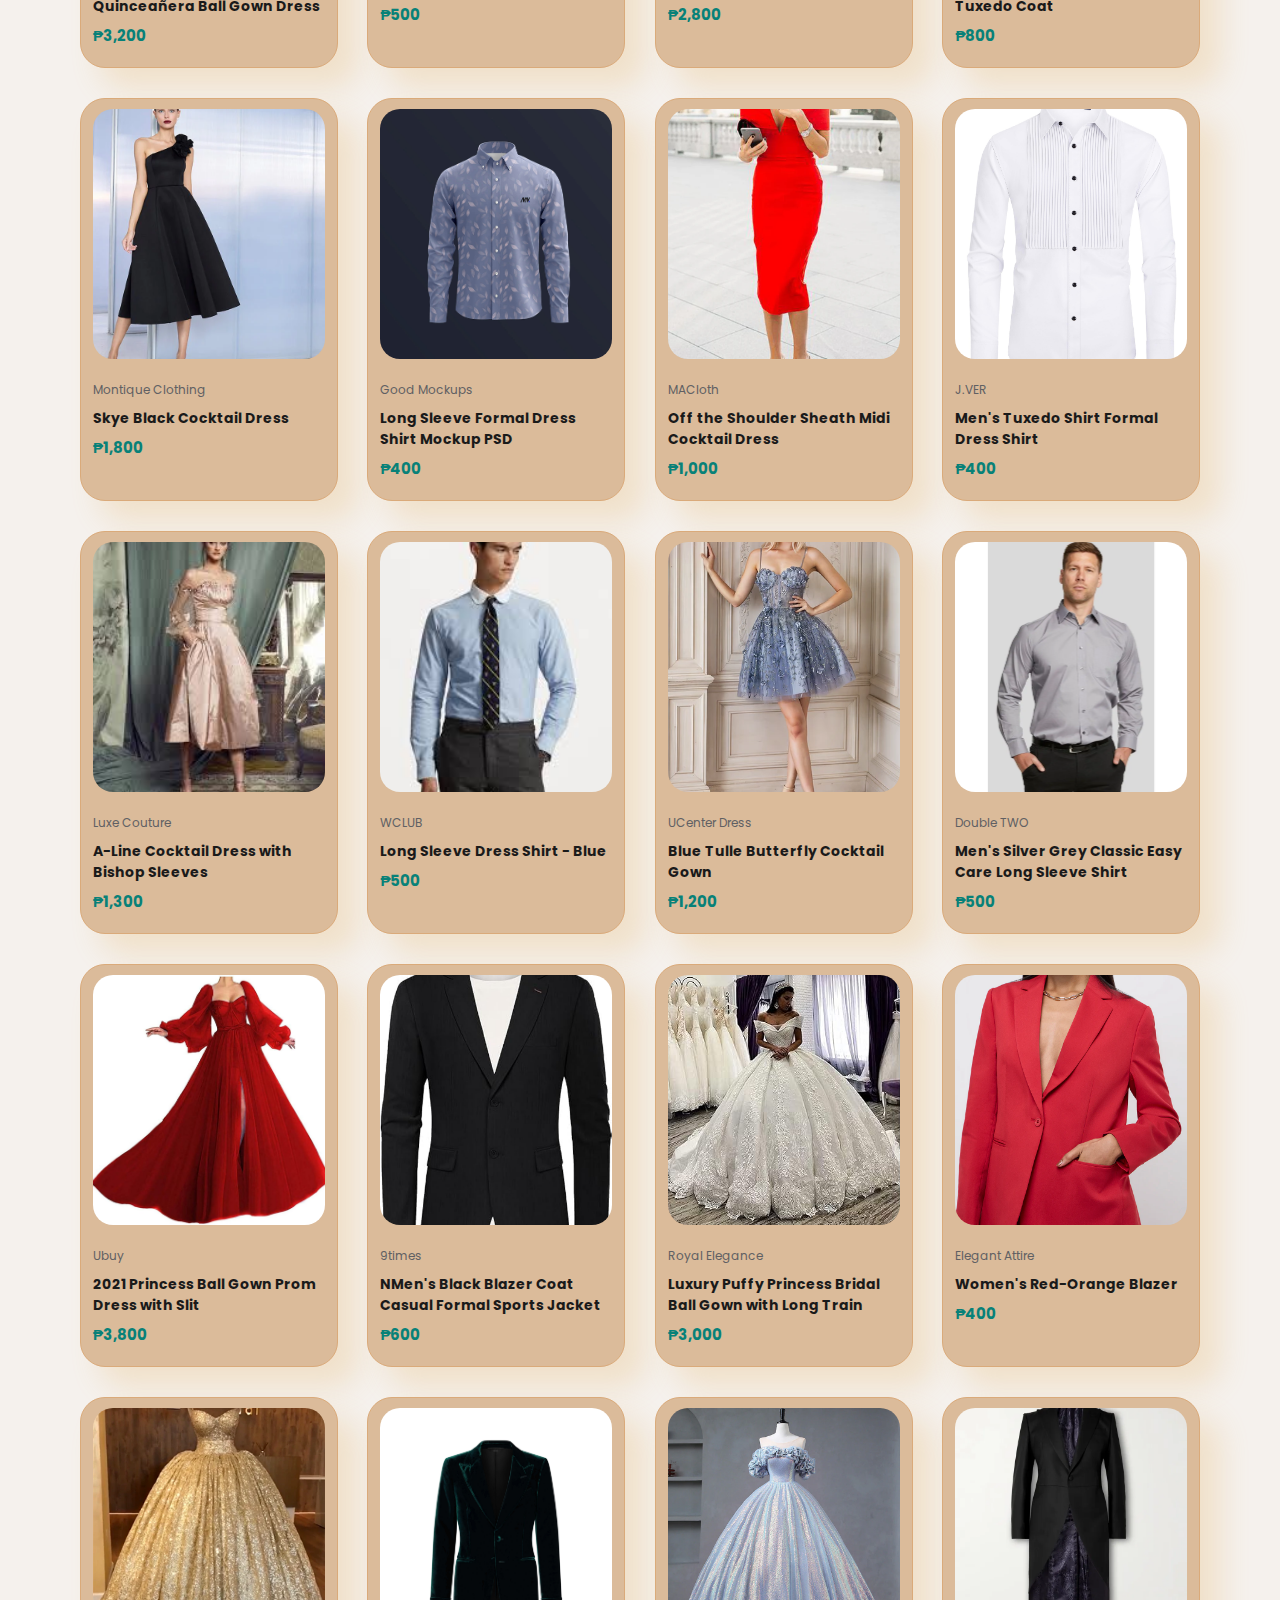
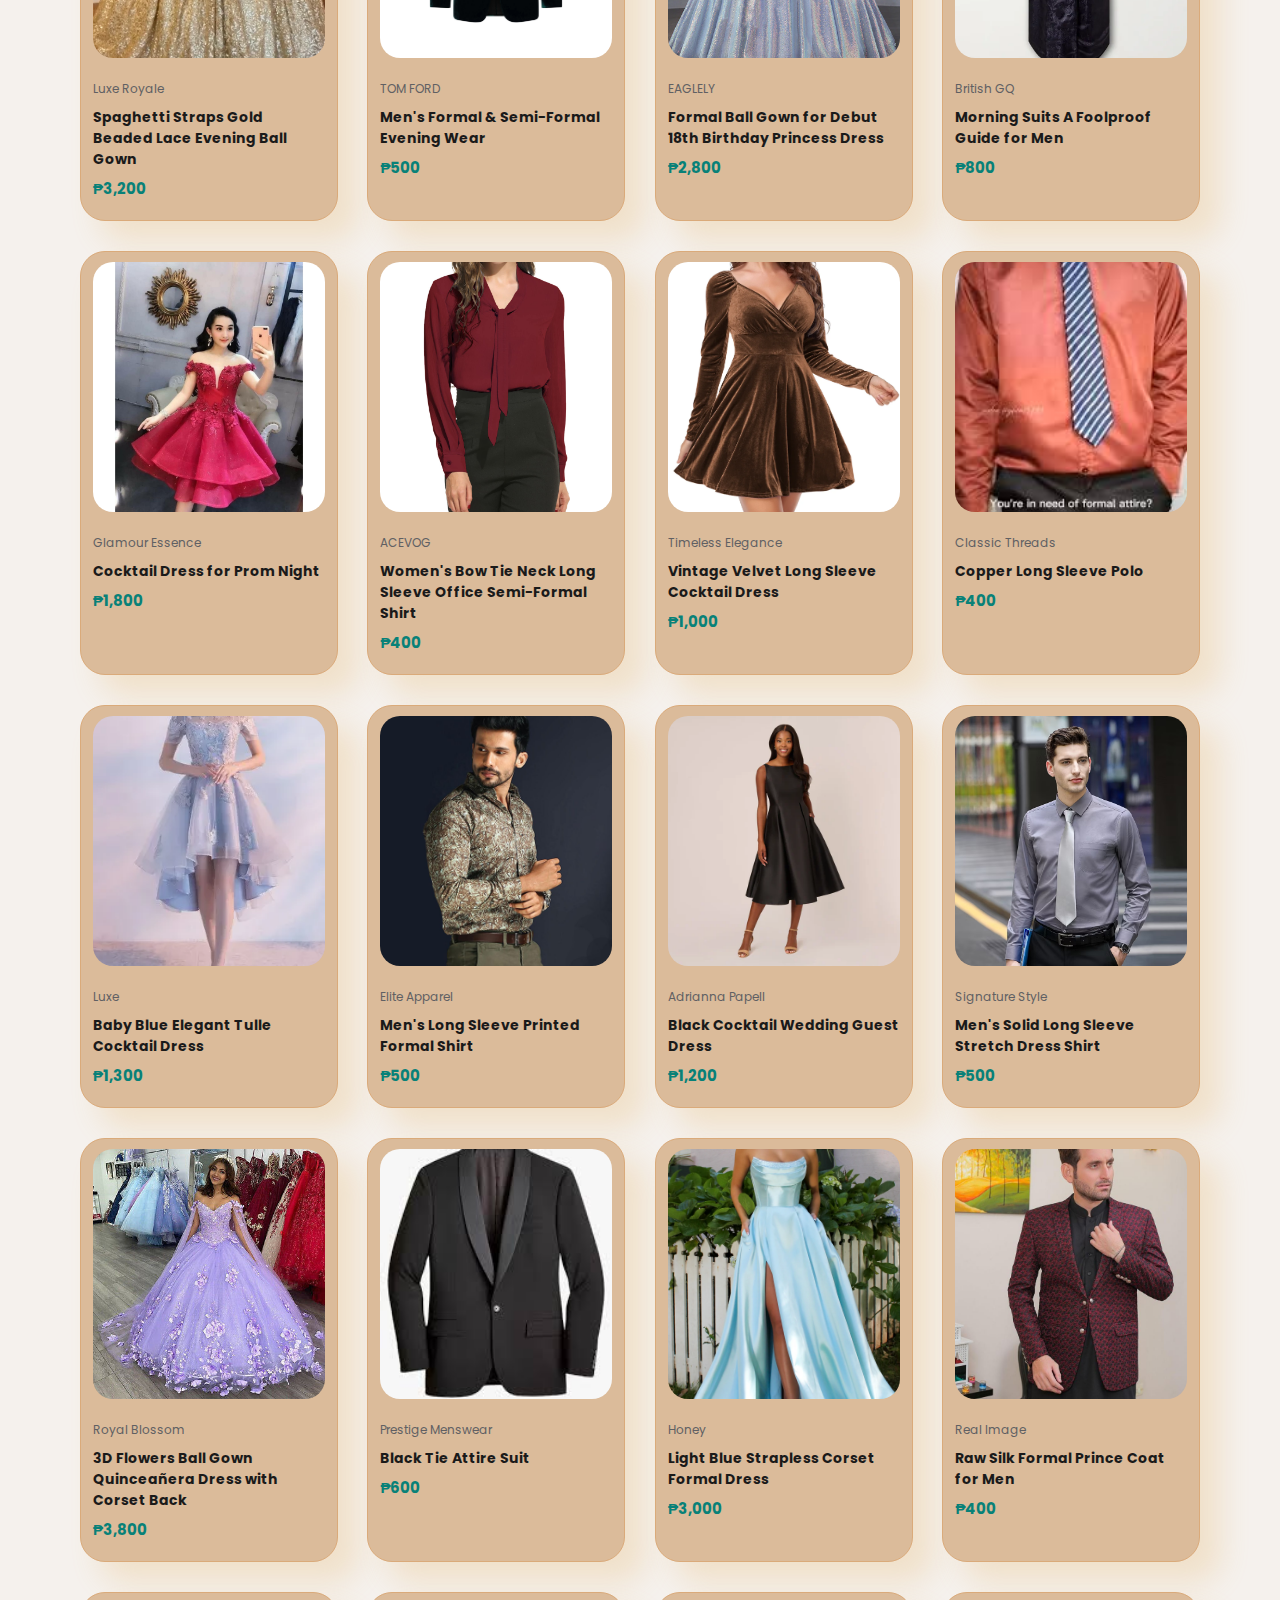
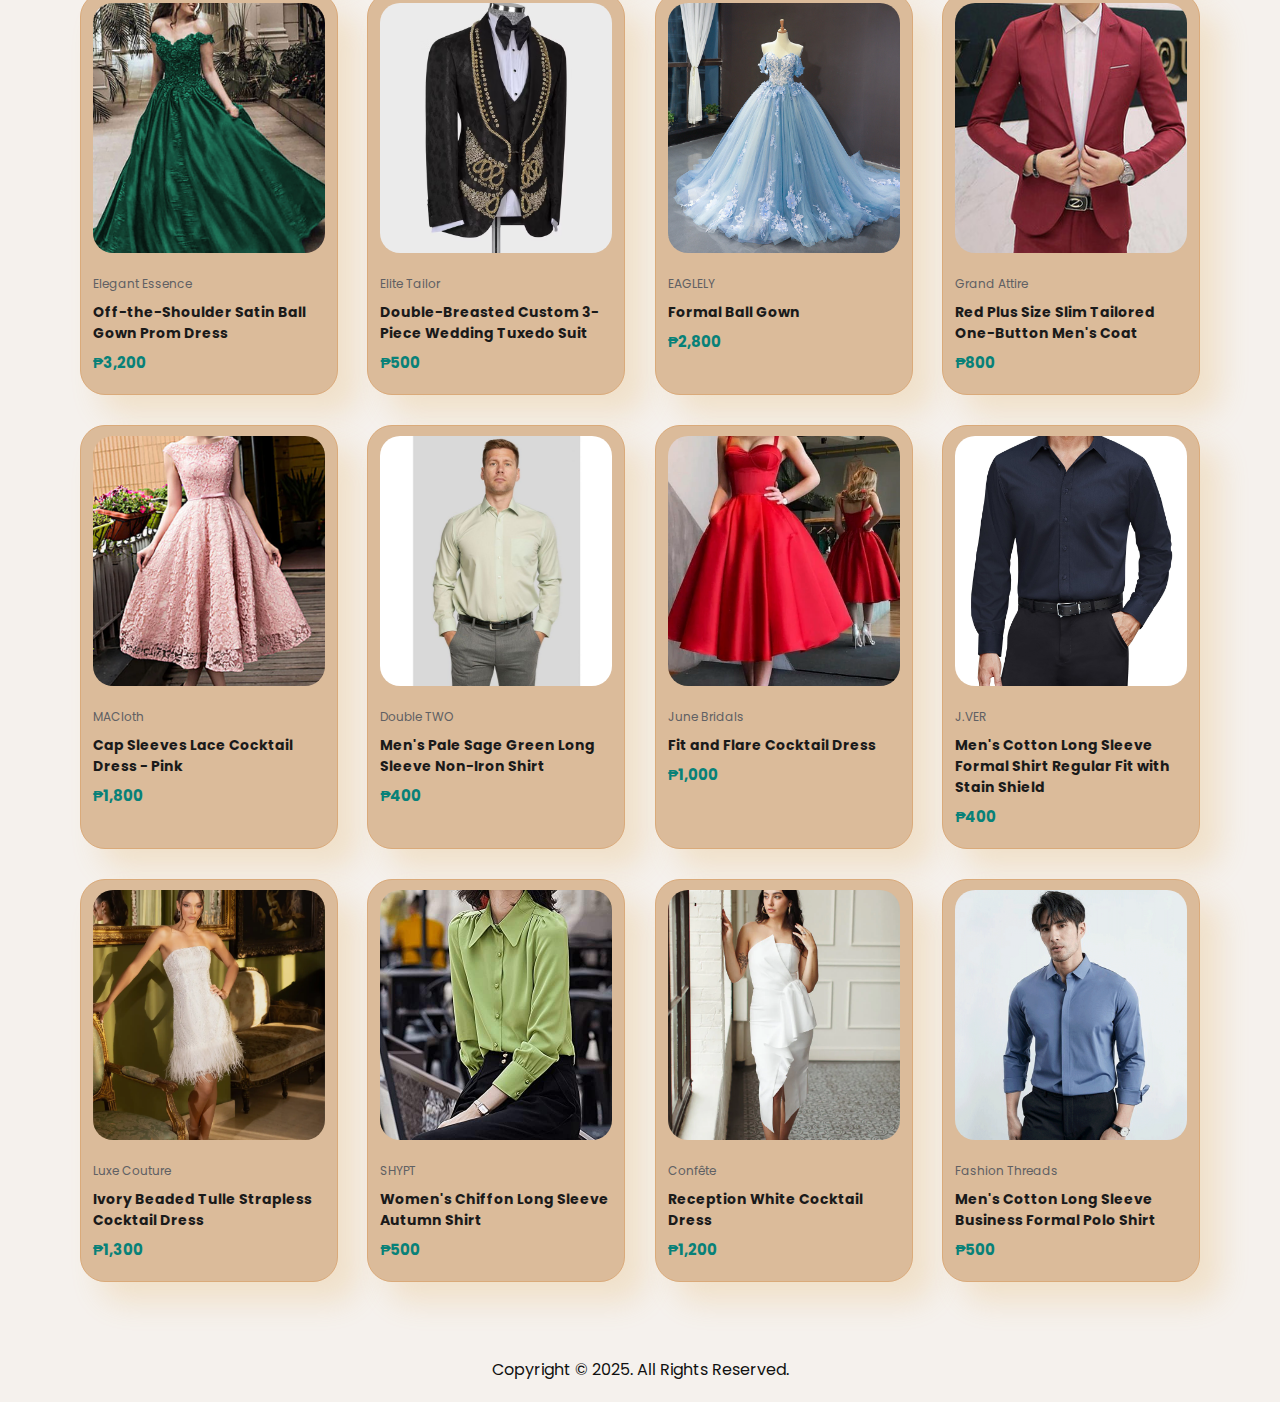
<file: shop.html>
<!DOCTYPE html>
<html>

<head>
  <meta charset="UTF-8">
  <meta http-equiv="X-UA-Compatible" content="IE-edge">
  <meta name="viewport" content="width=device-width, initial-scale=1.0">
  <title>Jalen's Boutique</title>
  <link rel="stylesheet" href="shop.css">
  <link rel="stylesheet" href="https://cdnjs.cloudflare.com/ajax/libs/font-awesome/6.7.2/css/all.min.css"
    integrity="sha512-Evv84Mr4kqVGRNSgIGL/F/aIDqQb7xQ2vcrdIwxfjThSH8CSR7PBEakCr51Ck+w+/U6swU2Im1vVX0SVk9ABhg=="
    crossorigin="anonymous" referrerpolicy="no-referrer" />
  <link rel="preconnect" href="https://fonts.googleapis.com">
  <link rel="preconnect" href="https://fonts.gstatic.com" crossorigin>
  <link href="https://fonts.googleapis.com/css2?family=Dancing+Script:wght@400..700&display=swap" rel="stylesheet">
  <link rel="stylesheet" href="https://unpkg.com/boxicons@latest/css/boxicons.min.css">
  <link rel="shortcut icon" href="image/fav-icon.png" />
</head>

<body>
  <!--HEADER-->
  <header class="sticky">
    <a href="index.html" class="logo"><img src="image/logo.png" alt=""></a>
    <ul class="navmenu">
      <li><a href="index.html">home</a></li>
      <li><a class="active" href="#product1">shop</a></li>
      <li><a href="contact.html">contact</a></li>
      <li><a href="reviews.html">reviews</a></li>
    </ul>

    <div class="nav-icon">
      <a href="account.html"><i class='bx bx-user'></i></a>
      <a href="renting.html"><i class='bx bx-shopping-bag'></i></a>
      <a href="#" id="search-icon"><i class='bx bx-search'></i></a>

      <div id="menu-icon" class="bx bx-menu"></div>
    </div>

    <input type="text" id="search-input" placeholder="Search..." style="display: none;">
  </header>

  <!--BANNER-->
  <div class="banner">
    <div class="banner-container">
      <img src="image/11.png">
      <img src="image/12.png">
      <img src="image/13.png">
      <img src="image/14.png">
      <img src="image/15.png">
      <img src="image/16.png">
      <img src="image/17.png">
      <img src="image/18.png">
    </div>

    <div class="banner-text">
      Rent. Wear. Impress.
    </div>
  </div>

  <!-- Filter Section -->
  <div class="filter-container">
    <label for="category-filter"></label>
    <div class="filter-options">
      <button class="filter-btn active" data-category="">All</button>
      <button class="filter-btn" data-category="coat">Coat</button>
      <button class="filter-btn" data-category="long-sleeve">Long Sleeves</button>
      <button class="filter-btn" data-category="long-dress">Long Dress</button>
      <button class="filter-btn" data-category="cocktail">Cocktail</button>
    </div>
  </div>

  <!--PRODUCTS-->
  <section id="product1" class="section-p1">
    <div class="pro-container" id="productContainer"></div>
  </section>

  <!--END TEXT-->
  <div class="end-text">
    <p>Copyright &#169; 2025. All Rights Reserved. </p>
  </div>

  <script>
    //------SEARCH
    // Get elements
    const searchIcon = document.getElementById("search-icon");
    const searchBox = document.getElementById("search-input");
    // Toggle search bar when clicking the search icon
    searchIcon.addEventListener("click", function (event) {
      searchBox.style.display = "block";
      searchBox.focus();
      event.stopPropagation();
    });
    // Hide search bar when clicking outside (only if empty)
    document.addEventListener("click", function (event) {
      if (event.target !== searchBox && event.target !== searchIcon) {
        if (searchBox.value.trim() === "") { // Only hide if there's no text
          searchBox.style.display = "none";
        }
      }
    });
    // Function to filter products
    function filterProducts() {
      let filter = searchBox.value.toLowerCase();
      let products = document.querySelectorAll(".pro");
      products.forEach(function (product) {
        let brand = product.querySelector(".des span").textContent.toLowerCase();
        let productName = product.querySelector(".des h5").textContent.toLowerCase();
        if (brand.includes(filter) || productName.includes(filter)) {
          product.style.display = "block"; // Show matching products
        } else {
          product.style.display = "none"; // Hide non-matching products
        }
      });
    }
    // Trigger filtering on typing
    searchBox.addEventListener("keyup", function (event) {
      if (event.key !== "Enter") {
        filterProducts();
      }
    });
    // Trigger filtering when Enter is pressed
    searchBox.addEventListener("keypress", function (event) {
      if (event.key === "Enter") {
        event.preventDefault(); // Prevent form submission if inside a form
        filterProducts(); // Run filter function
      }
    });


    // FILTER
    const filterButtons = document.querySelectorAll(".filter-btn");
    filterButtons.forEach(function (button) {
      button.addEventListener("click", function () {
        const selectedCategory = button.getAttribute("data-category");
        // Toggle the active class to highlight the selected button
        filterButtons.forEach(function (btn) {
          btn.classList.remove("active");
        });
        button.classList.add("active");
        // Filter products based on the selected category
        const products = document.querySelectorAll(".pro");
        products.forEach(function (product) {
          const productCategory = product.getAttribute("data-category");
          if (selectedCategory === "" || productCategory === selectedCategory) {
            product.style.display = "block"; // Show matching product
          } else {
            product.style.display = "none"; // Hide non-matching product
          }
        });
      });
    });

    //PRODUCT DATA
    const products = [
      { id: 0, img: "image/products/f2.jpg", brand: "Anderson", name: "Maxi Dress - Yellow Satin", price: "₱1,200", category: "long-dress" },
      { id: 1, img: "image/products/f1.jpg", brand: "Dorothy", name: "Light Purple Peak Lapel Tuxedo", price: "₱400", category: "coat" },
      { id: 2, img: "image/products/f4.jpg", brand: "Dorothy", name: "Pleated Slit long Chiffon Dress", price: "₱1,400", category: "long-dress" },
      { id: 3, img: "image/products/f5.jpg", brand: "Huutoe", name: "Linen Blazer", price: "₱350", category: "coat" },
      { id: 4, img: "image/products/f9.jpg", brand: "Leah", name: "Corset Back Floor Length Dress", price: "₱1,400", category: "long-dress" },
      { id: 5, img: "image/products/f6.jpg", brand: "Arrow", name: "Linen Pink Longsleeves", price: "₱400", category: "long-sleeve" },
      { id: 6, img: "image/products/f7.jpg", brand: "Sirri", name: "Summer Spring Men's Suit", price: "₱400", category: "coat" },
      { id: 7, img: "image/products/f8.jpg", brand: "Lady", name: "All-matched Skew Collar Dress", price: "₱1,800", category: "long-dress" },

      { id: 8, img: "image/products/f10.jpg", brand: "Monica's Elegance", name: "Elegant Women Slim Party Cocktail Bridesmaid Dress", price: "₱800", category: "cocktail" },
      { id: 9, img: "image/products/f14.png", brand: "SHIMLA COLLECTION", name: "Formal Long Sleeve Tuxedo Shirt", price: "₱400", category: "long-sleeve" },
      { id: 10, img: "image/products/f11.jpg", brand: "Monica's Elegance", name: "Short Homecoming Dresses for Teens Sparkly Cocktail Dress", price: "₱1,000", category: "cocktail" },
      { id: 11, img: "image/products/f15.jpg", brand: "Ben Sherman | Est 1963", name: "Men's White Long Sleeve Oxford Shirt", price: "₱400", category: "long-sleeve" },
      { id: 12, img: "image/products/f12.jpg", brand: "Monica's Elegance", name: "TS A-Line Cocktail Dresses Elegant Dress Wedding Cocktail Party", price: "₱1,200", category: "cocktail" },
      { id: 13, img: "image/products/f16.jpg", brand: "SHIMLA COLLECTION", name: "Satin Green Long Sleeve Shirt", price: "₱500", category: "long-sleeve" },
      { id: 14, img: "image/products/f13.png", brand: "Couture Candy", name: "2025 Sexy Party Cocktail Dresses For Weddings", price: "₱800", category: "cocktail" },
      { id: 15, img: "image/products/f17.jpg", brand: "SHIMLA COLLECTION", name: "Nice Black Blazer for Men Stylish Single Breasted Black Coat", price: "₱500", category: "coat" },

      { id: 16, img: "image/products/f18.jpg", brand: "Monica's Elegance", name: "Pink Quinceañera Ball Gown Off Shoulder Lace Applique Prom Dress", price: "₱2,500", category: "long-dress" },
      { id: 17, img: "image/products/f22.jpg", brand: "Classic Threads", name: " Mens Wool Blend Blazer Business Formal Lapel Coat", price: "₱400", category: "coat" },
      { id: 18, img: "image/products/f19.jpg", brand: "Luxe Royale", name: "Ladies Ball Gown in Candy Crush Fabrics with Umbrella Cut", price: "₱2,600", category: "long-dress" },
      { id: 19, img: "image/products/f23.jpg", brand: "Urban Chic", name: "Men's Fashion Business Casual Long Sleeve Suit Coat", price: "₱500", category: "coat" },
      { id: 20, img: "image/products/f20.jpg", brand: "Glamour Chic", name: "Korean V-neck Party Sequin Ball Gown with Elegant Bow", price: "₱2,800", category: "long-dress" },
      { id: 21, img: "image/products/f24.jpg", brand: "Urban Chic", name: "Men's Business Casual Suit Coat with Pockets", price: "₱500", category: "coat" },
      { id: 22, img: "image/products/f21.jpg", brand: "Luxe Couture", name: "Off-Shoulder Dirty White Ball Gown with Black Outline", price: "₱2,800", category: "long-dress" },
      { id: 23, img: "image/products/f25.jpg", brand: "Hugo", name: "Regular-Fit Formal Coat in Wool-Blend Twill - Grey", price: "₱600", category: "coat" },

      { id: 24, img: "image/products/f26.jpg", brand: "Monica's Elegance", name: "Matte Satin Sleeveless Ballgown Cocktail Dress", price: "₱800", category: "cocktail" },
      { id: 25, img: "image/products/f30.jpg", brand: "Ben Sherman", name: "Men's Sky Blue Long Sleeve Oxford Formal Shirt", price: "₱400", category: "long-sleeve" },
      { id: 26, img: "image/products/f27.jpg", brand: "Couture", name: "Summer Cocktail Attire for July Wedding in New York", price: "₱1,000", category: "cocktail" },
      { id: 27, img: "image/products/f31.jpg", brand: "Elegant Threads", name: "Ladies Formal Long Sleeve Chiffon Shirt Design Career Shirt", price: "₱400", category: "long-sleeve" },
      { id: 28, img: "image/products/f28.jpg", brand: "Couture Candy", name: "2025 Sexy Party Cocktail Dresses For Weddings", price: "₱1,200", category: "cocktail" },
      { id: 29, img: "image/products/f32.jpg", brand: "HUILISHI", name: "Premium Quality Long Sleeve Business Shirt for Men", price: "₱500", category: "long-sleeve" },
      { id: 30, img: "image/products/f29.jpg", brand: "Royal Couture", name: "Red Cocktail Dress with Gold Embroidery", price: "₱800", category: "cocktail" },
      { id: 31, img: "image/products/f33.jpg", brand: "Bor Damini", name: "Antique Bor Damini Women's Fashion Long Sleeve Chiffon Formal Shirt", price: "₱500", category: "long-sleeve" },

      { id: 32, img: "image/products/f42.jpg", brand: "Esposa Group", name: "NB5895 Elegant Ball Gown", price: "₱2,800", category: "long-dress" },
      { id: 33, img: "image/products/f34.jpg", brand: "Italian Tailor", name: "New Arrival Designer Slim Fit Business Formal Wedding Tuxedo Suit", price: "₱600", category: "coat" },
      { id: 34, img: "image/products/f43.jpg", brand: "Sultan Dress", name: "Royal Blue Princess Ball Gown Glitter Dress", price: "₱3,000", category: "long-dress" },
      { id: 35, img: "image/products/f35.jpg", brand: "DD#8678", name: "US Formal Casual Elegant Blazer Coat for Women", price: "₱400", category: "coat" },
      { id: 36, img: "image/products/f44.jpg", brand: "AMELISSE", name: "Off Shoulder Tulle & Glitter Quinceañera Ball Gown Dress", price: "₱3,200", category: "long-dress" },
      { id: 37, img: "image/products/f36.jpg", brand: "The Modest Man", name: "Men's Business Casual Jacket", price: "₱500", category: "coat" },
      { id: 38, img: "image/products/f45.jpg", brand: "Ricco India", name: "Blue Structured Ball-Gown", price: "₱2,800", category: "long-dress" },
      { id: 39, img: "image/products/f37.jpg", brand: "Luxe Couture", name: "Men's Sequin Shawl Lapel Tuxedo Coat", price: "₱800", category: "coat" },

      { id: 40, img: "image/products/f46.jpg", brand: "Montique Clothing", name: "Skye Black Cocktail Dress", price: "₱1,800", category: "cocktail" },
      { id: 41, img: "image/products/f38.jpg", brand: "Good Mockups", name: "Long Sleeve Formal Dress Shirt Mockup PSD", price: "₱400", category: "long-sleeve" },
      { id: 42, img: "image/products/f47.jpg", brand: "MACloth", name: "Off the Shoulder Sheath Midi Cocktail Dress", price: "₱1,000", category: "cocktail" },
      { id: 43, img: "image/products/f39.jpg", brand: "J.VER", name: "Men's Tuxedo Shirt Formal Dress Shirt", price: "₱400", category: "long-sleeve" },
      { id: 44, img: "image/products/f48.jpg", brand: "Luxe Couture", name: "A-Line Cocktail Dress with Bishop Sleeves", price: "₱1,300", category: "cocktail" },
      { id: 45, img: "image/products/f40.jpg", brand: "WCLUB", name: "Long Sleeve Dress Shirt - Blue", price: "₱500", category: "long-sleeve" },
      { id: 46, img: "image/products/f49.jpg", brand: "UCenter Dress", name: "Blue Tulle Butterfly Cocktail Gown", price: "₱1,200", category: "cocktail" },
      { id: 47, img: "image/products/f41.jpg", brand: "Double TWO", name: "Men's Silver Grey Classic Easy Care Long Sleeve Shirt", price: "₱500", category: "long-sleeve" },
    
      { id: 48, img: "image/products/f50.jpg", brand: "Ubuy", name: "2021 Princess Ball Gown Prom Dress with Slit", price: "₱3,800", category: "long-dress" },
      { id: 49, img: "image/products/f58.jpg", brand: "9times", name: "NMen's Black Blazer Coat Casual Formal Sports Jacket", price: "₱600", category: "coat" },
      { id: 50, img: "image/products/f51.jpg", brand: "Royal Elegance", name: "Luxury Puffy Princess Bridal Ball Gown with Long Train", price: "₱3,000", category: "long-dress" },
      { id: 51, img: "image/products/f59.jpg", brand: "Elegant Attire", name: "Women's Red-Orange Blazer", price: "₱400", category: "coat" },
      { id: 52, img: "image/products/f52.jpg", brand: "Luxe Royale", name: "Spaghetti Straps Gold Beaded Lace Evening Ball Gown", price: "₱3,200", category: "long-dress" },
      { id: 53, img: "image/products/f60.jpg", brand: "TOM FORD", name: "Men's Formal & Semi-Formal Evening Wear", price: "₱500", category: "coat" },
      { id: 54, img: "image/products/f53.jpg", brand: "EAGLELY", name: "Formal Ball Gown for Debut 18th Birthday Princess Dress", price: "₱2,800", category: "long-dress" },
      { id: 55, img: "image/products/f61.jpg", brand: "British GQ", name: "Morning Suits A Foolproof Guide for Men", price: "₱800", category: "coat" },

      { id: 56, img: "image/products/f66.jpg", brand: "Glamour Essence", name: "Cocktail Dress for Prom Night", price: "₱1,800", category: "cocktail" },
      { id: 57, img: "image/products/f74.jpg", brand: "ACEVOG", name: "Women's Bow Tie Neck Long Sleeve Office Semi-Formal Shirt", price: "₱400", category: "long-sleeve" },
      { id: 58, img: "image/products/f67.jpg", brand: "Timeless Elegance", name: "Vintage Velvet Long Sleeve Cocktail Dress", price: "₱1,000", category: "cocktail" },
      { id: 59, img: "image/products/f75.jpg", brand: "Classic Threads", name: "Copper Long Sleeve Polo", price: "₱400", category: "long-sleeve" },
      { id: 60, img: "image/products/f68.jpg", brand: "Luxe", name: "Baby Blue Elegant Tulle Cocktail Dress", price: "₱1,300", category: "cocktail" },
      { id: 61, img: "image/products/f76.jpg", brand: "Elite Apparel", name: "Men's Long Sleeve Printed Formal Shirt", price: "₱500", category: "long-sleeve" },
      { id: 62, img: "image/products/f69.jpg", brand: "Adrianna Papell", name: "Black Cocktail Wedding Guest Dress", price: "₱1,200", category: "cocktail" },
      { id: 63, img: "image/products/f77.jpg", brand: "Signature Style", name: "Men's Solid Long Sleeve Stretch Dress Shirt", price: "₱500", category: "long-sleeve" },
    
      { id: 64, img: "image/products/f54.jpg", brand: "Royal Blossom", name: "3D Flowers Ball Gown Quinceañera Dress with Corset Back", price: "₱3,800", category: "long-dress" },
      { id: 65, img: "image/products/f62.jpg", brand: "Prestige Menswear", name: "Black Tie Attire Suit", price: "₱600", category: "coat" },
      { id: 66, img: "image/products/f55.jpg", brand: "Honey", name: "Light Blue Strapless Corset Formal Dress", price: "₱3,000", category: "long-dress" },
      { id: 67, img: "image/products/f63.jpg", brand: "Real Image", name: "Raw Silk Formal Prince Coat for Men", price: "₱400", category: "coat" },
      { id: 68, img: "image/products/f56.jpg", brand: "Elegant Essence", name: "Off-the-Shoulder Satin Ball Gown Prom Dress", price: "₱3,200", category: "long-dress" },
      { id: 69, img: "image/products/f64.jpg", brand: "Elite Tailor", name: "Double-Breasted Custom 3-Piece Wedding Tuxedo Suit", price: "₱500", category: "coat" },
      { id: 70, img: "image/products/f57.jpg", brand: "EAGLELY", name: "Formal Ball Gown", price: "₱2,800", category: "long-dress" },
      { id: 71, img: "image/products/f65.jpg", brand: "Grand Attire", name: "Red Plus Size Slim Tailored One-Button Men's Coat", price: "₱800", category: "coat" },

      //NEW
      { id: 72, img: "image/products/f70.jpg", brand: "MACloth", name: "Cap Sleeves Lace Cocktail Dress - Pink", price: "₱1,800", category: "cocktail" },
      { id: 73, img: "image/products/f78.jpg", brand: "Double TWO", name: "Men's Pale Sage Green Long Sleeve Non-Iron Shirt", price: "₱400", category: "long-sleeve" },
      { id: 74, img: "image/products/f71.jpg", brand: "June Bridals", name: "Fit and Flare Cocktail Dress", price: "₱1,000", category: "cocktail" },
      { id: 75, img: "image/products/f79.jpg", brand: "J.VER", name: "Men's Cotton Long Sleeve Formal Shirt Regular Fit with Stain Shield", price: "₱400", category: "long-sleeve" },
      { id: 76, img: "image/products/f72.jpg", brand: "Luxe Couture", name: "Ivory Beaded Tulle Strapless Cocktail Dress", price: "₱1,300", category: "cocktail" },
      { id: 77, img: "image/products/f80.jpg", brand: "SHYPT", name: "Women's Chiffon Long Sleeve Autumn Shirt", price: "₱500", category: "long-sleeve" },
      { id: 78, img: "image/products/f73.jpg", brand: "Confête", name: "Reception White Cocktail Dress", price: "₱1,200", category: "cocktail" },
      { id: 79, img: "image/products/f81.jpg", brand: "Fashion Threads", name: "Men's Cotton Long Sleeve Business Formal Polo Shirt", price: "₱500", category: "long-sleeve" },
    
    ];

    // Generate Product Cards
    function generateProducts() {
      let container = document.getElementById("productContainer");
      container.innerHTML = ""; // Clear existing content

      products.forEach(product => {
        let productHTML = `
        <div class="pro" onclick="window.location.href='singleproduct.html?id=${product.id}'" data-category="${product.category}">
          <img src="${product.img}" alt="${product.name}">
          <div class="des">
            <span>${product.brand}</span>
            <h5>${product.name}</h5>
            <h4>${product.price}</h4>
          </div>
        </div>
      `;
        container.innerHTML += productHTML;
      });
    }

    // Call Function on Page Load
    window.onload = generateProducts;

  </script>





  <script src="script.js"></script>
</body>





</html>
</file>
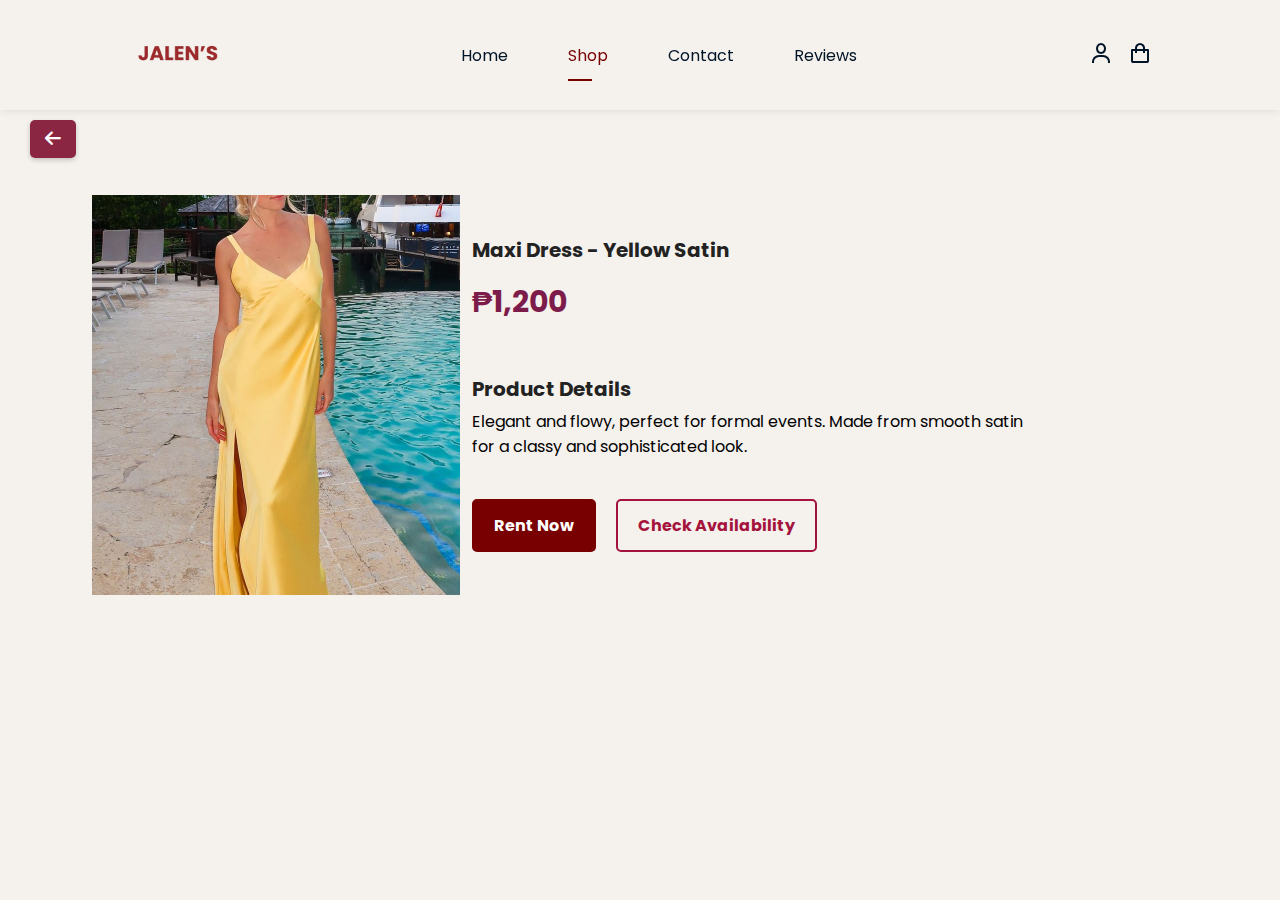
<file: singleproduct.html>
<!DOCTYPE html>
<html>

<head>
  <meta charset="UTF-8">
  <meta http-equiv="X-UA-Compatible" content="IE-edge">
  <meta name="viewport" content="width=device-width, initial-scale=1.0">
  <title>Jalen's Boutique</title>
  <link rel="stylesheet" href="shop.css">
  <link rel="stylesheet" href="https://cdnjs.cloudflare.com/ajax/libs/font-awesome/6.7.2/css/all.min.css"
    integrity="sha512-Evv84Mr4kqVGRNSgIGL/F/aIDqQb7xQ2vcrdIwxfjThSH8CSR7PBEakCr51Ck+w+/U6swU2Im1vVX0SVk9ABhg=="
    crossorigin="anonymous" referrerpolicy="no-referrer" />
  <link rel="stylesheet" href="https://unpkg.com/boxicons@latest/css/boxicons.min.css">
  <link rel="shortcut icon" href="image/fav-icon.png" />
</head>

<body>
  <!--HEADER-->
  <header class="sticky">
    <a href="#" class="logo"><img src="image/logo.png" alt=""></a>
    <ul class="navmenu">
      <li><a href="index.html">home</a></li>
      <li><a class="active" href="#product1">shop</a></li>
      <li><a href="contact.html">contact</a></li>
      <li><a href="reviews.html">reviews</a></li>
    </ul>

    <div class="nav-icon">
      <a href="account.html"><i class='bx bx-user'></i></a>
      <a href="renting.html"><i class='bx bx-shopping-bag'></i></a>

      <div id="menu-icon" class="bx bx-menu"></div>
    </div>

  </header>

  <!--SINGLE PRODUCT-->
  <section id="prodetails" class="section-p1">
    <a href="javascript:history.back()" class="back-btn">
      <i class="fas fa-arrow-left"></i>
    </a>

    <div class="single-pro-image">
      <img id="productImage" width="100%" alt="">
    </div>

    <div class="single-pro-details">
      <h4 id="productTitle"></h4>
      <h2 id="productPrice"></h2>
      <h4>Product Details</h4>
      <span id="productDescription"></span>

      <!-- PAYMENT METHOD -->
      <div class="overlay" id="overlay" style="display: none;"></div>
      <div class="payment-box" id="paymentBox" style="display: none;">
        <span class="close-btn" onclick="closePaymentBox()">✖</span>
        <h2>Choose Payment Method</h2>
        <div class="payment-method">
          <div class="method" onclick="selectMethod('GCash')">
            <i class='bx bx-money'></i>
            <span>Pay with GCash</span>
          </div>
          <div class="method" onclick="selectMethod('Maya')">
            <i class='bx bxl-paypal'></i>
            <span>Pay with Maya</span>
          </div>
        </div>
        <button class="pay-btn" onclick="proceedPayment()">Proceed to Pay</button>
      </div>

      <!-- CALENDAR OVERLAY -->
      <div class="overlay" id="calendarOverlay" style="display: none;"></div>
      <div class="calendar-box" id="calendarBox" style="display: none;">
        <span class="close-btn" onclick="closeCalendarBox()">✖</span>
        <h2>Check Availability</h2>
        <input type="date" id="availabilityDate" />
      </div>

      <!-- Shared Rental Buttons -->
      <div class="rental-buttons">
        <a href="#" class="rent-btn" id="rentNowBtn">Rent Now</a>
        <a href="#" class="check-btn" id="checkAvailabilityBtn">Check Availability</a>
      </div>
    </div>

  </section>

  <script>
    // Define product data
    const products = [
      {
        title: "Maxi Dress - Yellow Satin",
        price: "₱1,200",
        description: "Elegant and flowy, perfect for formal events. Made from smooth satin for a classy and sophisticated look.",
        image: "image/products/f2.jpg"
      },
      {
        title: "Light Purple Peak Lapel Tuxedo",
        price: "₱400",
        description: "The Light Purple Peak Lapel Tuxedo offers a sleek slim-fit design, premium fabric, and a one-button closure, perfect for formal events.",
        image: "image/products/f1.jpg"
      },
      {
        title: "Pleated Slit long Chiffon Dress",
        price: "₱1,400",
        description: "A flowy and elegant chiffon dress featuring a stylish pleated design and a flattering slit. Perfect for formal events, it offers a graceful and sophisticated look.",
        image: "image/products/f4.jpg"
      },
      {
        title: "Linen Blazer",
        price: "₱350",
        description: "A sleek and versatile dark blue linen blazer, perfect for a polished yet breathable look. Ideal for both casual and formal occasions.",
        image: "image/products/f5.jpg"
      },
      {
        title: "Corset Back Floor Length Dress",
        price: "₱1,400",
        description: "Elegant floor-length dress with a corset back for a flattering and adjustable fit. Perfect for formal occasions.",
        image: "image/products/f9.jpg"
      },
      {
        title: "Linen Pink Longsleeves",
        price: "₱400",
        description: "Lightweight linen pink longsleeves, breathable and stylish for casual or semi-formal wear.",
        image: "image/products/f6.jpg"
      },
      {
        title: "Summer Spring Men's Suit",
        price: "₱400",
        description: "Lightweight and breathable men's suit, perfect for spring and summer occasions.",
        image: "image/products/f7.jpg"
      },
      {
        title: "All-matched Skew Collar Dress",
        price: "₱1,800",
        description: "Stylish skew collar dress that complements any occasion with elegance.",
        image: "image/products/f8.jpg"
      },
      {
        title: "Elegant Women Slim Party Cocktail Bridesmaid Dress",
        price: "₱800",
        description: "A sophisticated slim-fit gown perfect for parties, bridesmaids, proms, and evening events.",
        image: "image/products/f10.jpg"
      },
      {
        title: "Formal Long Sleeve Tuxedo Shirt",
        price: "₱400",
        description: "A classic formal long sleeve tuxedo shirt, designed for elegant events and special occasions.",
        image: "image/products/f14.png"
      },
      {
        title: "Short Homecoming Dresses for Teens Sparkly Cocktail Dress",
        price: "₱1,000",
        description: "A dazzling off-shoulder cocktail dress, perfect for homecoming, prom, or any special party event.",
        image: "image/products/f11.jpg"
      },
      {
        title: "Men's White Long Sleeve Oxford Shirt",
        price: "₱400",
        description: "A timeless white long sleeve oxford shirt from Ben Sherman, perfect for both casual and formal wear.",
        image: "image/products/f15.jpg"
      },
      {
        title: "TS A-Line Cocktail Dresses Elegant Dress Wedding Cocktail Party",
        price: "₱1,200",
        description: "A chic A-line cocktail dress with short sleeves, ideal for weddings, cocktail parties, and formal events.",
        image: "image/products/f12.jpg"
      },
      {
        title: "Satin Green Long Sleeve Shirt",
        price: "₱500",
        description: "A stylish and elegant satin green long sleeve shirt, perfect for formal and semi-formal occasions.",
        image: "image/products/f16.jpg"
      },
      {
        title: "2025 Sexy Party Cocktail Dresses For Weddings",
        price: "₱800",
        description: "A stunning and bold cocktail dress designed for weddings, perfect for making a statement at any elegant event.",
        image: "image/products/f13.png"
      },
      {
        title: "Nice Black Blazer for Men Stylish Single Breasted Black Coat",
        price: "₱500",
        description: "A sleek and stylish black blazer for men, featuring a single-breasted design, perfect for formal and semi-formal occasions.",
        image: "image/products/f17.jpg"
      },
      {
        title: "Pink Quinceañera Ball Gown Off Shoulder Lace Applique Prom Dress",
        price: "₱2,500",
        description: "A stunning off-shoulder pink quinceañera ball gown featuring intricate lace applique, perfect for Sweet 16, prom, or any formal event.",
        image: "image/products/f18.jpg"
      },
      {
        title: "Mens Wool Blend Blazer Business Formal Lapel Coat",
        price: "₱400",
        description: "A stylish wool blend blazer with a sharp lapel, offering a regular fit.",
        image: "image/products/f22.jpg"
      },
      {
        title: "Ladies Ball Gown in Candy Crush Fabrics with Umbrella Cut",
        price: "₱2,600",
        description: "A dazzling off-shoulder cocktail dress, perfect for homecoming, prom, or any special party event.",
        image: "image/products/f19.jpg"
      },
      {
        title: "Men's Fashion Business Casual Long Sleeve Suit Coat",
        price: "₱500",
        description: "A refined business casual suit coat made of cotton blend, designed with pockets and a regular fit, ideal for weddings and professional occasions.",
        image: "image/products/f23.jpg"
      },
      {
        title: "Korean V-neck Party Sequin Ball Gown with Elegant Bow",
        price: "₱2,800",
        description: "An elegant Korean V-neck ball gown with sequins, featuring a chic bow and included petticoat, perfect for prom or a glamorous party.",
        image: "image/products/f20.jpg"
      },
      {
        title: "Men's Business Casual Suit Coat with Pockets",
        price: "₱500",
        description: "A sleek cotton suit coat featuring long sleeves and pockets, perfect for business casual settings, weddings, and other formal occasions.",
        image: "image/products/f24.jpg"
      },
      {
        title: "Off-Shoulder Dirty White Ball Gown with Black Outline",
        price: "₱2,800",
        description: "A sophisticated regular-fit formal coat crafted from wool-blend twill in grey, designed for a polished, timeless look.",
        image: "image/products/f21.jpg"
      },
      {
        title: "Regular-Fit Formal Coat in Wool-Blend Twill - Grey",
        price: "₱600",
        description: "A sleek and stylish black blazer for men, featuring a single-breasted design, perfect for formal and semi-formal occasions.",
        image: "image/products/f25.jpg"
      },
      {
        title: "Matte Satin Sleeveless Ballgown Cocktail Dress",
        price: "₱800",
        description: "A stunning sleeveless matte satin ballgown cocktail dress, perfect for elegant events and special occasions.",
        image: "image/products/f26.jpg"
      },
      {
        title: "Men's Sky Blue Long Sleeve Oxford Formal Shirt",
        price: "₱400",
        description: "A classic sky blue long sleeve oxford shirt from Ben Sherman, ideal for formal occasions or business settings.",
        image: "image/products/f30.jpg"
      },
      {
        title: "Summer Cocktail Attire for July Wedding in New York",
        price: "₱1,000",
        description: "A sophisticated long sleeve chiffon shirt, perfect for career and formal settings, combining comfort and style.",
        image: "image/products/f27.jpg"
      },
      {
        title: "Ladies Formal Long Sleeve Chiffon Shirt Design Career Shirt",
        price: "₱400",
        description: "A refined business casual suit coat made of cotton blend, designed with pockets and a regular fit, ideal for weddings and professional occasions.",
        image: "image/products/f31.jpg"
      },
      {
        title: "2025 Sexy Party Cocktail Dresses For Weddings",
        price: "₱1,200",
        description: "A chic and alluring cocktail dress, designed for weddings and parties, offering a sexy yet elegant silhouette.",
        image: "image/products/f28.jpg"
      },
      {
        title: "Premium Quality Long Sleeve Business Shirt for Men",
        price: "₱500",
        description: "A premium long sleeve business shirt in 7 colors, designed for formal settings, offering a refined and professional look.",
        image: "image/products/f32.jpg"
      },
      {
        title: "Red Cocktail Dress with Gold Embroidery",
        price: "₱800",
        description: "A stunning red cocktail dress adorned with intricate gold embroidery, perfect for weddings, parties, or elegant events.",
        image: "image/products/f29.jpg"
      },
      {
        title: "Antique Bor Damini Women's Fashion Long Sleeve Chiffon Formal Shirt",
        price: "₱500",
        description: "An elegant long sleeve chiffon formal shirt, blending timeless style with modern fashion for professional or formal occasions.",
        image: "image/products/f33.jpg"
      },
      {
        title: "NB5895 Elegant Ball Gown",
        price: "₱2,800",
        description: "A stunning and sophisticated ball gown by Esposa, designed to captivate with its intricate details and luxurious fabric, perfect for making a statement at weddings and formal galas.",
        image: "image/products/f42.jpg"
      },
      {
        title: "New Arrival Designer Slim Fit Business Formal Wedding Tuxedo Suit",
        price: "₱600",
        description: "A luxurious and expertly tailored slim fit tuxedo suit, ideal for weddings and formal business events, offering a sleek, stylish look with impeccable Italian craftsmanship.",
        image: "image/products/f34.jpg"
      },
      {
        title: "Royal Blue Princess Ball Gown Glitter Dress",
        price: "₱3,000",
        description: "A dazzling royal blue princess ball gown, embellished with glitter for a touch of sparkle, perfect for making a grand entrance at formal events and celebrations.",
        image: "image/products/f43.jpg"
      },
      {
        title: "US Formal Casual Elegant Blazer Coat for Women",
        price: "₱400",
        description: "A versatile and elegant blazer coat designed for both formal and casual wear, offering a sophisticated look with a tailored fit for women.",
        image: "image/products/f35.jpg"
      },
      {
        title: "Off Shoulder Tulle & Glitter Quinceañera Ball Gown Dress",
        price: "₱3,200",
        description: "A breathtaking off-shoulder quinceañera ball gown featuring delicate tulle and glitter details, designed to create a magical, unforgettable look on your special day.",
        image: "image/products/f44.jpg"
      },
      {
        title: "Men's Business Casual Jacket",
        price: "₱500",
        description: " A refined business casual jacket, designed to provide a polished yet comfortable look for professional settings and semi-formal occasions.",
        image: "image/products/f36.jpg"
      },
      {
        title: "Blue Structured Ball-Gown",
        price: "₱2,800",
        description: "A striking blue structured ball-gown, designed to offer a sophisticated and dramatic silhouette, perfect for formal occasions and grand celebrations.",
        image: "image/products/f45.jpg"
      },
      {
        title: "Men's Sequin Shawl Lapel Tuxedo Coat",
        price: "₱800",
        description: "A bold and sophisticated tuxedo coat with a sequin shawl lapel, designed to make a striking statement at formal events, parties, and elegant occasions.",
        image: "image/products/f37.jpg"
      },
      {
        title: "Skye Black Cocktail Dress",
        price: "₱1,800",
        description: "A sleek and chic black cocktail dress, designed to offer an elegant and modern silhouette, perfect for formal parties and sophisticated events.",
        image: "image/products/f46.jpg"
      },
      {
        title: "Long Sleeve Formal Dress Shirt Mockup PSD",
        price: "₱400",
        description: "A high-quality PSD mockup for a long sleeve formal dress shirt, ideal for showcasing designs and styles in a professional and polished format.",
        image: "image/products/f38.jpg"
      },
      {
        title: "Off the Shoulder Sheath Midi Cocktail Dress",
        price: "₱1,000",
        description: "A striking red off-the-shoulder sheath midi cocktail dress, designed to provide an elegant and flattering fit, perfect for formal parties and evening events.",
        image: "image/products/f47.jpg"
      },
      {
        title: "Men's Tuxedo Shirt Formal Dress Shirt",
        price: "₱400",
        description: "A sophisticated pleated long sleeve tuxedo shirt, designed for formal occasions with a button-down style, offering a refined and classic look.",
        image: "image/products/f39.jpg"
      },
      {
        title: "A-Line Cocktail Dress with Bishop Sleeves",
        price: "₱1,300",
        description: "A stunning A-line cocktail dress featuring dramatic bishop sleeves, perfect for creating a sophisticated and elegant look at any formal event.",
        image: "image/products/f48.jpg"
      },
      {
        title: "Long Sleeve Dress Shirt - Blue",
        price: "₱500",
        description: "A classic blue long sleeve dress shirt, designed for formal occasions with a tailored fit for a sleek and polished appearance.",
        image: "image/products/f40.jpg"
      },
      {
        title: "Blue Tulle Butterfly Cocktail Gown",
        price: "₱1,200",
        description: "A whimsical blue tulle cocktail gown adorned with butterfly details, designed to bring a delicate and enchanting look to any formal occasion.",
        image: "image/products/f49.jpg"
      },
      {
        title: "Men's Silver Grey Classic Easy Care Long Sleeve Shirt",
        price: "₱500",
        description: "A stylish silver grey long sleeve shirt, designed for easy care and a crisp, professional look, ideal for business and formal settings.",
        image: "image/products/f41.jpg"
      },
      {
        title: "2021 Princess Ball Gown Prom Dress with Slit",
        price: "₱3,800",
        description: "A glamorous princess-style ball gown featuring a daring slit, blending elegance and modern sophistication, perfect for prom and grand celebrations.",
        image: "image/products/f50.jpg"
      },
      {
        title: "Men's Black Blazer Coat Casual Formal Sports Jacket",
        price: "₱600",
        description: " A versatile black blazer designed for both casual and formal wear, offering a sleek and modern fit suitable for business, events, or everyday style.",
        image: "image/products/f58.jpg"
      },
      {
        title: "Luxury Puffy Princess Bridal Ball Gown with Long Train",
        price: "₱3,000",
        description: "A breathtaking princess-style bridal ball gown with a voluminous silhouette and an elegant long train, designed for a regal and unforgettable wedding look.",
        image: "image/products/f51.jpg"
      },
      {
        title: "Women's Red-Orange Blazer",
        price: "₱400",
        description: "A bold and stylish red-orange blazer designed for a chic and sophisticated look, perfect for business, casual, or formal occasions.",
        image: "image/products/f59.jpg"
      },
      {
        title: "Spaghetti Straps Gold Beaded Lace Evening Ball Gown",
        price: "₱3,200",
        description: " A dazzling evening ball gown featuring delicate spaghetti straps, intricate gold beaded lace, and a luxurious silhouette, perfect for making a grand entrance at any formal event.",
        image: "image/products/f52.jpg"
      },
      {
        title: "Men's Formal & Semi-Formal Evening Wear",
        price: "₱500",
        description: " A sophisticated collection of men's formal and semi-formal evening wear, designed with TOM FORD's signature elegance and craftsmanship for a refined, polished look.",
        image: "image/products/f60.jpg"
      },
      {
        title: "Formal Ball Gown for Debut 18th Birthday Princess Dress",
        price: "₱2,800",
        description: "A high-end, elegantly designed ball gown crafted for an 18th birthday debut, featuring a regal silhouette and luxurious details for a truly unforgettable celebration.",
        image: "image/products/f53.jpg"
      },
      {
        title: "Morning Suits A Foolproof Guide for Men",
        price: "₱800",
        description: "A comprehensive guide to mastering the timeless elegance of morning suits, offering expert styling tips and insights for formal daytime events.",
        image: "image/products/f61.jpg"
      },

      {
        title: "Cocktail Dress for Prom Night",
        price: "₱1,800",
        description: "A stylish and youthful cocktail dress designed for teens, featuring a flattering fit and elegant details, perfect for making a statement on prom night.",
        image: "image/products/f66.jpg"
      },
      {
        title: "Women's Bow Tie Neck Long Sleeve Office Semi-Formal Shirt",
        price: "₱400",
        description: "A stylish wine red long sleeve shirt with a bow tie neck, perfect for office wear or semi-formal occasions, offering a polished and feminine look.",
        image: "image/products/f74.jpg"
      },
      {
        title: "Vintage Velvet Long Sleeve Cocktail Dress",
        price: "₱1,000",
        description: "A luxurious vintage-inspired cocktail dress crafted from soft velvet, featuring long sleeves and a classic silhouette for an elegant and timeless look.",
        image: "image/products/f67.jpg"
      },
      {
        title: "Copper Long Sleeve Polo",
        price: "₱400",
        description: " A sleek and stylish copper-colored long sleeve polo shirt, ideal for both casual and semi-formal occasions, offering a comfortable and polished look.",
        image: "image/products/f75.jpg"
      },
      {
        title: "Baby Blue Elegant Tulle Cocktail Dress",
        price: "₱1,300",
        description: "A charming baby blue cocktail dress crafted from delicate tulle, offering a soft and feminine look perfect for elegant events and special occasions.",
        image: "image/products/f68.jpg"
      },
      {
        title: "Men's Long Sleeve Printed Formal Shirt",
        price: "₱500",
        description: "A stylish and unique long sleeve formal shirt featuring a sophisticated print, perfect for adding personality to your professional or semi-formal look.",
        image: "image/products/f76.jpg"
      },
      {
        title: "Black Cocktail Wedding Guest Dress",
        price: "₱1,200",
        description: "A sophisticated black cocktail dress from Adrianna Papell, designed for wedding guests with elegant details and a flattering silhouette, perfect for formal celebrations.",
        image: "image/products/f69.jpg"
      },
      {
        title: "Men's Solid Long Sleeve Stretch Dress Shirt",
        price: "₱500",
        description: "A versatile solid long sleeve dress shirt with a stretch fit, designed for business casual or formal wear, offering comfort and a polished appearance.",
        image: "image/products/f77.jpg"
      },
      
      {
        title: "3D Flowers Ball Gown Quinceañera Dress with Corset Back",
        price: "₱3,800",
        description: "A breathtaking quinceañera ball gown adorned with intricate 3D floral appliqués and a corset back, creating a dreamy and regal look for a special celebration.",
        image: "image/products/f54.jpg"
      },
      {
        title: "Black Tie Attire Suit",
        price: "₱600",
        description: "A sophisticated and impeccably tailored black tie suit, designed for formal events and evening occasions, ensuring a polished and elegant look.",
        image: "image/products/f62.jpg"
      },
      {
        title: "Light Blue Strapless Corset Formal Dress",
        price: "₱3,000",
        description: "A stunning light blue formal dress crafted from Mikado fabric, featuring a strapless corset design with delicate pearl details for an elegant and refined look.",
        image: "image/products/f55.jpg"
      },
      {
        title: "Raw Silk Formal Prince Coat for Men",
        price: "₱400",
        description: "A regal and elegantly tailored prince coat made from premium raw silk, designed for formal occasions with a sophisticated and timeless appeal.",
        image: "image/products/f63.jpg"
      },
      {
        title: "Off-the-Shoulder Satin Ball Gown Prom Dress",
        price: "₱3,200",
        description: " A glamorous satin ball gown featuring an off-the-shoulder neckline, intricate appliqué beading, and a sweeping train for a regal and sophisticated prom look.",
        image: "image/products/f56.jpg"
      },
      {
        title: "Double-Breasted Custom 3-Piece Wedding Tuxedo Suit",
        price: "₱500",
        description: "A sophisticated double-breasted designer tuxedo suit featuring a tailored fit, perfect for weddings, formal events, and business occasions.",
        image: "image/products/f64.jpg"
      },
      {
        title: "Formal Ball Gown",
        price: "₱2,800",
        description: "A gracefully designed formal ball gown featuring exquisite detailing and a regal silhouette, perfect for special occasions and grand celebrations.",
        image: "image/products/f57.jpg"
      },
      {
        title: "Red Plus Size Slim Tailored One-Button Men's Coat",
        price: "₱800",
        description: "A bold and stylish red slim-fit coat, designed with a tailored cut and a single-button closure, offering a sharp and modern look for formal occasions.",
        image: "image/products/f65.jpg"
      },
    
      //NEW
      {
        title: "Cap Sleeves Lace Cocktail Dress - Pink",
        price: "₱1,800",
        description: "A delicate pink cocktail dress featuring cap sleeves and intricate lace details, designed to offer a graceful and feminine look for special occasions.",
        image: "image/products/f70.jpg"
      },
      {
        title: "Men's Pale Sage Green Long Sleeve Non-Iron Shirt",
        price: "₱400",
        description: "A crisp pale sage green long sleeve shirt designed with non-iron fabric for a smooth, polished look, ideal for both business and casual occasions.",
        image: "image/products/f78.jpg"
      },
      {
        title: "Fit and Flare Cocktail Dress",
        price: "₱1,000",
        description: "A flattering fit and flare cocktail dress, designed to offer a timeless silhouette with elegant details, perfect for formal parties and evening events.",
        image: "image/products/f71.jpg"
      },
      {
        title: "Men's Cotton Long Sleeve Formal Shirt – Regular Fit with Stain Shield",
        price: "₱400",
        description: "A classic cotton long sleeve formal shirt featuring a regular fit and stain shield technology, designed to maintain a crisp, clean appearance throughout the day.",
        image: "image/products/f79.jpg"
      },
      {
        title: "Ivory Beaded Tulle Strapless Cocktail Dress",
        price: "₱1,300",
        description: "A stunning ivory strapless cocktail dress featuring delicate beading and soft tulle, designed to create an elegant and graceful look for special occasions.",
        image: "image/products/f72.jpg"
      },
      {
        title: "Women's Chiffon Long Sleeve Autumn Shirt",
        price: "₱500",
        description: "A lightweight chiffon long sleeve shirt, perfect for autumn, offering a flattering and elegant fit with a soft, breathable fabric ideal for casual or semi-formal wear.",
        image: "image/products/f80.jpg"
      },
      {
        title: "Reception White Cocktail Dress",
        price: "₱1,200",
        description: "A chic and sophisticated white cocktail dress, designed for receptions, offering an elegant silhouette with refined details for an unforgettable look.",
        image: "image/products/f73.jpg"
      },
      {
        title: "Men's Cotton Long Sleeve Business Formal Polo Shirt",
        price: "₱500",
        description: "A versatile cotton long sleeve polo shirt designed for business and formal wear, offering a polished and comfortable fit suitable for professional occasions.",
        image: "image/products/f81.jpg"
      },
    ];


    // Function to get the product ID from the URL
    function getProductID() {
      const params = new URLSearchParams(window.location.search);
      return params.get("id") || 0; // Default to first product if no ID is found
    }
    // Function to load product details dynamically
    function loadProduct() {
      const productIndex = parseInt(getProductID(), 10);
      if (productIndex >= 0 && productIndex < products.length) {
        const product = products[productIndex];
        document.getElementById("productImage").src = product.image;
        document.getElementById("productTitle").innerText = product.title;
        document.getElementById("productPrice").innerText = product.price;
        document.getElementById("productDescription").innerText = product.description;
      }
    }
    // Load product when the page loads
    window.onload = loadProduct;
  </script>

  <script src="script.js"></script>
</body>





</html>
</file>
<file: style.css>
@import url('https://fonts.googleapis.com/css2?family=Imbue:opsz,wght@10..100,700&family=Poppins:ital,wght@0,100;0,200;0,300;0,400;0,500;0,600;0,700;0,800;0,900;1,100;1,200;1,300;1,400;1,500;1,600;1,700;1,800;1,900&display=swap');
@import url('https://fonts.googleapis.com/css2?family=Dancing+Script:wght@400..700&display=swap');

* {
  margin: 0;
  padding: 0;
  box-sizing: border-box;
  scroll-behavior: smooth;
  list-style: none;
  text-decoration: none;
}

/*BAGONG DAGDAG*/
.banner {
  position: relative;
  width: 100%;
  height: 90vh;
  overflow: hidden;
  background-color: #f5f1ed;
  margin-top: 110px;
}

.image-container {
  display: flex;
  position: absolute;
  width: 100%;
  height: 60%;
  gap: 10px;
  justify-content: space-between;
}

.image {
  flex: 1;
  background-size: cover;
  background-position: center center;
  transform: skewX(-15deg);
  transition: transform 0.3s;
  margin: 0;
}

.image:hover {
  transform: skewX(-15deg) scale(1.05);
}

.overlay {
  position: absolute;
  bottom: 15%;
  left: 50%;
  transform: translateX(-50%);
  text-align: center;
  color: #9e2a2b;
}

.overlay h1 {
  white-space: nowrap;
  font-size: 80px;
  margin-top: -220px;
  font-weight: 700;
  font-family: 'Dancing Script';
  text-shadow: -2px -2px 0 #9e2a2b, 2px -2px 0 white, -2px 2px 0 white, 2px 2px 0 white;
  transition: transform 0.3s ease-in-out, color 0.3s ease-in-out;
}

.overlay h1:hover {
  transform: scale(1.1); 
  color: #ff6600;
}

button {
  margin-top: 60px;
  font-family: 'Poppins';
  padding: 10px 20px;
  font-size: 18px;
  background: none;
  border: 2px solid #9e2a2b;
  color: #9e2a2b;
  cursor: pointer;
  border-radius: 10px;
}

button:hover {
  background: #780000;
  border: #780000;
  color: #f5f1ed;
  font-family: 'Poppins';
}

/*HEADER*/
header {
  position: fixed;
  font-family: "Poppins";
  width: 100%;
  top: 0;
  right: 0;
  z-index: 1000;
  display: flex;
  align-items: center;
  justify-content: space-between;
  padding: 20px 10%;
}

.logo img {
  max-width: 100px; 
  height: auto;
}

.navmenu {
  list-style: none;
  display: flex;
  gap: 20px;
}

.navmenu a {
  color: #001427;
  font-size: 16px;
  text-transform: capitalize;
  padding: 10px 20px;
  font-weight: 400;
  position: relative;
  transition: all .42s ease;
}

.navmenu a:hover,
.navmenu a.active {
  color: #780000;
}

.navmenu li a.active::after,
.navmenu a:hover::after{
  content: "";
  width: 30%;
  height: 2px;
  background: #780000 ;
  position: absolute;
  bottom: -4px;
  left: 20px;
}

.nav-icon {
  display: flex;
  align-items: center;
  gap: 15px;
}

.nav-icon a {
  position: relative;
  font-size: 24px;
  color: #001427;
  transition: color 0.3s ease;
}

.nav-icon a:hover,
.nav-icon a.active {
  color: #780000;
}

.nav-icon a.active::after,
.nav-icon a:hover::after {
  content: "";
  width: 30%;
  height: 2px;
  background: #780000;
  position: absolute;
  bottom: -4px;
  left: 50%;
  transform: translateX(-50%);
}

#menu-icon {
  font-size: 35px;
  color: #fff7f3;
  z-index: 10001;
  display: none;
  cursor: pointer;
}

header.sticky {
  background-color: #f5f1ed !important;
  padding: 10px 10%;
  height: 110px;
  box-shadow: 0px 0px 10px rgb(0 0 0 / 10%);
}

section {
  padding: 5% 10%;
}

.main-home {
  width: 100%;
  height: 96vh;
  background-image: url(image/cover.png);
  background-color: #fff7f3;
  background-position: right bottom;
  background-repeat: no-repeat;
  background-size: 80%;
  display: grid;
  grid-template-columns: repeat(2, 1fr);
  align-items: center;
}

.main-text h5 {
  color: #ac1754;
  font-size: 16px;
  text-transform: capitalize;
  font-weight: 500;
}

.main-text h1 {
  color: #3b1c32;
  font-size: 60px;
  text-transform: capitalize;
  line-height: 1.1;
  font-weight: 600;
  margin: 6px 0 10px;
}

.main-text p {
  color: #333c56;
  font-size: 20px;
  font-style: italic;
  margin-bottom: 20px;
}

.main-btn {
  display: inline-block;
  color: #3b1c32;
  font-size: 16px;
  font-weight: 500;
  text-transform: capitalize;
  border: 2px solid #3b1c32;
  padding: 12px 25px;
  transition: all .42s ease;
}

.main-btn:hover {
  background-color: #3b1c32;
  color: #fff7f3;
}

.main-btn i {
  vertical-align: middle;
}

header.sticky {
  background: #fff;
  padding: 10px 10%;
  height: 110px;
  box-shadow: 0px 0px 10px rgb(0 0 0 / 10%);
}

/*PRODUCTS*/
.section-p1{
  background-color: #f5f1ed;
  padding: 40px 80px;
  font-family: "Poppins";
}

.section-p1 h2{
  font-size: 50px;
  color: #540b0e;
  line-height: 64px;
  margin: 0;
}

.section-p1 h4{
  font-size: 20px;
  color: #222;
}

.section-p1 h6{
  font-weight: 700;
  font-size: 12px;
}

.section-p1 p{
  font-size: 16px;
  color: #8a3235;
  margin: 10px 0;
}

.section-m1{
  margin: 40px 0;
}

/*product container*/
#product1{
  text-align: center;
  padding: 40px 0;
}

#product1 .pro-container{
  display: flex;
  justify-content: space-between;
  padding-top: 20px;
  flex-wrap: wrap;
}

/*product item*/
#product1 .pro{
  width: 23%;
  min-width: 250px;
  padding: 10px 12px;
  border: 1px solid #daaa7a;
  border-radius: 25px;
  cursor: pointer;
  box-shadow: 20px 20px 30px rgba(224, 159, 62, 0.2);
  margin: 15px 0;
  transition: 0.2s ease;
  position: relative;
  background-color:#dbbb9a;
}

#product1 .pro:hover{
  box-shadow: 20px 20px 30px rgba(120, 0, 0, 0.6);
}

/*product img*/
#product1 .pro img{
  width: 100%;
  height: 250px; 
  object-fit: cover;
  border-radius: 20px;
}

/*product description*/
#product1 .pro .des{
  text-align: start;
  padding: 10px 0;
}

#product1 .pro .des span{
  color: #606063;
  font-size: 12px;
}

#product1 .pro .des h5{
  padding-top: 7px;
  color: #1a1a1a;
  font-size: 14px;
}

#product1 .pro .des h4{
  padding-top: 7px;
  font-size: 15px;
  font-weight: 700;
  color: #088178;
}

/*BACK TO TOP*/
.back-to-top-container {
  text-align: center;
  margin: 0;
  padding: 40px;
  background-color: #f5f1ed;
}

#backToTop {
  padding: 10px 10px;
  font-size: 16px;
  background-color: #a4161a;
  color: white;
  border: none;
  cursor: pointer;
  border-radius: 5px;
}

#backToTop:hover {
  background-color: #f5f1ed;
  color: #a4161a;
  border: 1px solid #a4161a;
}

/*END TEXT*/
.end-text {
  background-color: #f5f1ed;
  font-family: 'Poppins', sans-serif;
  text-align: center;
  padding: 20px;
  margin-top: 0;
}

.end-text p{
  color: #111;
  text-transform: capitalize;
  margin: 0;
}




































@media(max-width:1060px) {
  .review-box {
    width: 45%;
    padding: 10px;
  }
}

@media(max-width:890px){
  header{
    padding: 20px 3%;
    transition: .4s;
  }
}

@media(max-width:630px){
  .main-text h1{
    font-size: 50px;
    transition: .4s;
  }

  .main-text p{
    font-size: 18px;
    transition: .4s;
  }

  .main-btn{
    padding: 10px 20px;
    transition: .4s;
  }
}

@media(max-width:750px) {
  .review-box {
    width: 100%;
  }

  .review-heading h1 {
    font-size: 1.4rem;
  }

  .navmenu {
    position: absolute;
    top: 100%;
    right: -100%;
    width: 300px;
    height: 130vh;
    background: #edfff1;
    display: flex;
    flex-direction: column;
    align-items: center;
    padding: 120px 30px;
    transition: all 0.42s;
}

  .navmenu a{
    display: block;
    margin: 18px 0;
  }

  .navmenu.open{
    right: 0;
  }

  #menu-icon {
    display: block; 
  }
}

@media(max-width:340px) {
  .box-top {
    flex-wrap: wrap;
    margin-bottom: 10px;
  }
}
</file>
<file: contact.css>
@import url('https://fonts.googleapis.com/css2?family=Imbue:opsz,wght@10..100,700&family=Poppins:ital,wght@0,100;0,200;0,300;0,400;0,500;0,600;0,700;0,800;0,900;1,100;1,200;1,300;1,400;1,500;1,600;1,700;1,800;1,900&display=swap');

* {
  margin: 0;
  padding: 0;
  box-sizing: border-box;
  scroll-behavior: smooth;
  font-family: 'Poppins', sans-serif;
  list-style: none;
  text-decoration: none;
}

/*HEADER*/
header {
  position: fixed;
  width: 100%;
  top: 0;
  right: 0;
  z-index: 1000;
  display: flex;
  align-items: center;
  justify-content: space-between;
  padding: 20px 10%;
}

.logo img {
  max-width: 100px;
  height: auto;
}

.navmenu {
  list-style: none;
  display: flex;
  gap: 20px;
}

.navmenu a {
  color: #001427;
  font-size: 16px;
  text-transform: capitalize;
  padding: 10px 20px;
  font-weight: 400;
  position: relative;
  transition: all .42s ease;
}

.navmenu a:hover,
.navmenu a.active {
  color: #780000;
}

.navmenu li a.active::after,
.navmenu a:hover::after{
  content: "";
  width: 30%;
  height: 2px;
  background: #780000 ;
  position: absolute;
  bottom: -4px;
  left: 20px;
}

.nav-icon {
  display: flex;
  align-items: center;
  gap: 15px;
}

.nav-icon a {
  position: relative;
  font-size: 24px;
  color: #001427;
  transition: color 0.3s ease;
}

.nav-icon a:hover,
.nav-icon a.active {
  color: #780000;
}

.nav-icon a.active::after,
.nav-icon a:hover::after {
  content: "";
  width: 30%;
  height: 2px;
  background: #780000;
  position: absolute;
  bottom: -4px;
  left: 50%;
  transform: translateX(-50%);
}

#menu-icon {
  font-size: 35px;
  color: #fff7f3;
  z-index: 10001;
  display: none;
  cursor: pointer;
}

header.sticky {
  background-color: #f5f1ed !important;
  padding: 10px 10%;
  height: 110px;
  box-shadow: 0px 0px 10px rgb(0 0 0 / 10%);
}

/* CONTACT */
.container {
  width: 100%;
  height: 100vh;
  background-color: #f5f1ed;
  display: flex;
  align-items: center;
  justify-content: center;
  margin-top: 20px;
  position: relative;
  flex-direction: column;
}
.heading{
  font-size: 45px;
  font-weight: bold;
  color: #5a1919;
  margin-top: 80px;
  margin-bottom: 20px;
  text-align: center;
}
.heading span{
  color: #ff4d6d;
}
.card {
  background-color: #5a1919;
  width: 80%;
  max-width: 1000px;
  padding: 40px;
  border-radius: 10px;
  min-height: 490px;
  text-align: center;
  position: relative;
  z-index: 2;
}
.description {
  font-size: 18px;
  color: white;
}
.contact-info {
  text-align: center;
  margin-top: 40px;
  cursor: pointer;
}

#facebook:hover{
  transform: scale(1.1); 
  color: #fb6376;
}

#address:hover {
  transform: scale(1.1); 
  color: #fb6376;
}

#phone:hover {
  transform: scale(1.1); 
  color: #fb6376;
}

#email:hover {
  transform: scale(1.1); 
  color: #fb6376;
}

.contact-info p {
  display: flex;
  justify-content: center;
  align-items: center;
  font-size: 20px;
  margin: 20px 0;
  color: white;
  gap: 10px;
}

.contact-info i {
  font-size: 25px;  
  color: #ff4d6d;
}

.btn {
  background-color: transparent;
  border: 2px solid white;
  color: white;
  padding: 10px 10px;
  font-size: 18px;
  cursor: pointer;
  border-radius: 5px;
  margin-top: 70px;
}
.btn:hover {
  background-color: white;
  color: #5a1919;
}
.model-image {
  position: absolute;
  right: 0;
  bottom: 0;
  height: 80%;
  z-index: 3;
  pointer-events: none;
}

.back-btn {
  background: none;
  border: none;
  color: white;
  font-size: 24px;
  cursor: pointer;
  position: absolute;
  left: 20px;
  top: 20px;
}

.back-btn:hover{
  transform: scale(1.1);
  color: #ffba08;
}

input:hover{
  transform: scale(1.01);
}

.form-container {
  background-color: #f7c6a5;
  padding: 30px;
  border-radius: 10px;
}

h2 {
  color: #ffcdb2;
  font-size: 1.8rem;
  font-weight: bold;
}

input, textarea {
  width: 90%;
  padding: 10px;
  margin: 10px 0;
  border: 1px solid #5a1919;
  border-radius: 5px;
  font-size: 16px;
}

textarea {
  height: 100px;
}

textarea:hover{
  transform: scale(1.01);
}

.btn {
  background-color: transparent;
  border: 2px solid white;
  color: white;
  padding: 12px 20px;
  font-size: 18px;
  cursor: pointer;
  border-radius: 5px;
  margin-top: 20px;
}

.btn:hover {
  background-color: white;
  color: #5a1919;
}

.hidden {
  visibility: hidden;
  opacity: 0;
  height: 0;
  overflow: hidden;
  transition: opacity 0.3s ease-in-out, height 0.3s ease-in-out;
}

.visible {
  visibility: visible;
  opacity: 1;
  height: auto;
}
</file>
<file: logreg.css>
@import url('https://fonts.googleapis.com/css2?family=Imbue:opsz,wght@10..100,700&family=Poppins:ital,wght@0,100;0,200;0,300;0,400;0,500;0,600;0,700;0,800;0,900;1,100;1,200;1,300;1,400;1,500;1,600;1,700;1,800;1,900&display=swap');

* {
  margin: 0;
  padding: 0;
  box-sizing: border-box;
  font-family: 'Poppins', sans-serif;
}

body{
  display: flex;
  justify-content: center;
  align-items: center;
  min-height: 100vh;
  background: linear-gradient(90deg, #FFF7F3, #C599B6);
}

.container{
  position: relative;
  width: 750px;
  height: 500px;
  background: #F8F2DE;
  border-radius: 30px;
  box-shadow: 0 0 30px rgba(0,0,0, .2);
  margin: 20px;
  overflow: hidden;
}

.form-box{
  position: absolute;
  right: 0;
  width: 50%;
  height: 100%;
  background: #F8F2DE;
  display: flex;
  align-items: center;
  color: #333;
  text-align: center;
  padding: 40px;
  z-index: 1;
  transition: .6s ease-in-out 1.2s, visibility 0s 1s;
}

.container.active .form-box{
  right: 50%;
}

.form-box.register{
  visibility: hidden;
}

.container.active .form-box.register{
  visibility: visible;
}

form{
  width: 100%;
}

.container h1{
  font-size: 36px;
  margin: -10px 0;
}

.input-box{
  position: relative;
  margin: 30px 0;
}

.input-box input{
  width: 100%;
  padding: 13px 50px 13px 20px;
  background: #FAD0C4;
  border-radius: 8px;
  border: none;
  outline: none;
  font-size: 16px;
  color: #333;
  font-weight: 500;
}

.input-box input::placeholder{
  color: #888;
  font-weight: 400;
}

.input-box i{
  position: absolute;
  right: 20px;
  top: 50%;
  transform: translateY(-50%);
  font-size:20px;
  color: #888;
}

.forgot-link{
  margin: -15px 0 15px;
}

.forgot-link a{
  font-size: 14.5px;
  color: #333;
  text-decoration: none;
}

.forgot-link a:hover {
  color: #E53888;
}

.btn{
  width: 100%;
  height: 48px;
  background: #56021F;
  border-radius: 8px;
  cursor: pointer;
  font-size: 16px;
  color: #fff;
  font-weight: 600;
  border: none;
  transition: 0.3s ease, transform 0.2s ease;
}

.btn:hover {
  background: #7D1C4A;
  transform: scale(1.05);
}

.btn:active {
  transform: scale(1);
}

.container p {
  font-size: 14.5px;
  margin: 15px 0;
}

.social-icons{
  display: flex;
  justify-content: center;
}

.social-icons a{
  display: inline-flex;
  padding: 10px;
  border: 2px solid #ccc;
  border-radius: 8px;
  font-size: 24px;
  color: #333;
  text-decoration: none;
  margin: 0 8px;
  transition: all .3s ease-out;
}

.social-icons a:hover {
  background: transparent; 
  color: inherit;
  border-color: #E53888;
  transform: scale(1.1); 
}

.social-icons a:active {
  transform: scale(0.9);
  border-color: #E53888;
}


.toggle-box{
  position: absolute;
  width: 100%;
  height: 100%;
}

.toggle-box::before{
  content: '';
  position: absolute;
  left: -250%;
  width: 300%;
  height: 100%;
  background: #56021F;
  border-radius: 150px;
  z-index: 2;
  transition: 1.8s ease-in-out;
}

.container.active .toggle-box::before{
  left: 50%;
}

.toggle-panel{
  position: absolute;
  width: 50%;
  height: 100%;
  color: #fff;
  display: flex;
  flex-direction: column;
  justify-content: center;
  align-items: center;
  z-index: 2;
  transition: .6s ease-in-out;
}

.toggle-panel.toggle-left{
  left: 0;
  transition-delay: 1.2s;
}

.container.active .toggle-panel.toggle-left{
  left: -50%;
  transition-delay: .6s;
}

.toggle-panel.toggle-right{
  right: -50%;
  transition-delay: .6s;
}

.container.active .toggle-panel.toggle-right{
  right: 0;
  transition-delay: 1.2s;
}

.toggle-panel p {
  margin-bottom: 20px;
}

.toggle-panel .btn {
  width: 160px;
  height: 46px;
  background: transparent;
  border: 2px solid #fff;
  color: #fff;
  cursor: pointer;
  font-size: 16px;
  font-weight: 600;
  transition: 0.3s ease, color 0.3s ease, transform 0.2s ease;
}

.toggle-panel .btn:hover {
  background: #fff;
  color: #56021F;
  transform: scale(1.05);
}

.confirmation-popup {
  position: absolute;
  top: 10px;
  left: 50%;
  transform: translateX(-50%);
  background: rgba(145, 27, 92, 0.8);
  color: #fff;
  padding: 10px 15px;
  border-radius: 5px;
  text-align: center;
  font-size: 18px;
  opacity: 0;
  visibility: hidden;
  transition: opacity 0.4s ease-in-out, visibility 0.4s;
  z-index: 50;
}

.show-popup {
  opacity: 1;
  visibility: visible;
}































@media screen and (max-width: 650px){
  .container{
    height: calc(100vh - 40px);
  }

  .form-box{
    bottom: 0;
    width: 100%;
    height: 70%;
  }

  .container.active .form-box{
    right: 0;
    bottom: 30%;
  }

  .toggle-box::before{
    width: 100%;
    height: 300%;
    left: 0;
    top: -270%;
    border-radius: 20vw;
  }

  .container.active .toggle-box::before{
    top: 70%;
    left: 0;
  }

  .toggle-panel{
    width: 100%;
    height: 30%;
  }

  .toggle-panel.toggle-left{
    top: 0;
  }

  .container.active .toggle-panel.toggle-left{
    left: 0;
    top: -30%;
  }

  .toggle-panel.toggle-right{
    right: 0;
    bottom: -30%;
  }

  .container.active .toggle-panel.toggle-right{
    bottom: 0;
  }
}



@media screen and (max-width: 650px){
  .form-box{
    padding: 20px;
  }
  .toggle-panel h1{
    font-size: 30px;
  }
}
</file>
<file: renting.css>
@import url('https://fonts.googleapis.com/css2?family=Imbue:opsz,wght@10..100,700&family=Poppins:ital,wght@0,100;0,200;0,300;0,400;0,500;0,600;0,700;0,800;0,900;1,100;1,200;1,300;1,400;1,500;1,600;1,700;1,800;1,900&display=swap');

* {
  margin: 0;
  padding: 0;
  box-sizing: border-box;
  scroll-behavior: smooth;
  font-family: 'Poppins', sans-serif;
  list-style: none;
  text-decoration: none;
}

/*HEADER*/
header {
  position: fixed;
  width: 100%;
  top: 0;
  right: 0;
  z-index: 1000;
  display: flex;
  align-items: center;
  justify-content: space-between;
  padding: 20px 10%;
}

.logo img {
  max-width: 100px;
  height: auto;
}

.navmenu {
  list-style: none;
  display: flex;
  gap: 20px;
}

.navmenu a {
  color: #3b1c32;
  font-size: 16px;
  text-transform: capitalize;
  padding: 10px 20px;
  font-weight: 400;
  position: relative;
  transition: all .42s ease;
}

.navmenu a:hover,
.navmenu a.active {
  color: #be5985;
}

.navmenu li a.active::after,
.navmenu a:hover::after{
  content: "";
  width: 30%;
  height: 2px;
  background: #be5985 ;
  position: absolute;
  bottom: -4px;
  left: 20px;
}

.nav-icon {
  display: flex;
  align-items: center;
  gap: 15px;
}

.nav-icon a {
  position: relative;
  font-size: 24px;
  color: #001427;
  transition: color 0.3s ease;
}

.nav-icon a:hover,
.nav-icon a.active {
  color: #EE1C47;
}

.nav-icon a.active::after,
.nav-icon a:hover::after {
  content: "";
  width: 30%;
  height: 2px;
  background: #EE1C47;
  position: absolute;
  bottom: -4px;
  left: 50%;
  transform: translateX(-50%);
}

#menu-icon {
  font-size: 35px;
  color: #2C2C2C;
  z-index: 10001;
  display: none;
  cursor: pointer;
}

header.sticky {
  background-color: #fff7f3 !important;
  padding: 10px 10%;
  height: 110px;
  box-shadow: 0px 0px 10px rgb(0 0 0 / 10%);
}

section {
  padding: 5% 10%;
}

.main-home {
  width: 100%;
  height: 96vh;
  background-image: url(image/cover.png);
  background-color: #fff7f3;
  background-position: right bottom;
  background-repeat: no-repeat;
  background-size: 80%;
  display: grid;
  grid-template-columns: repeat(2, 1fr);
  align-items: center;
}

.main-text h5 {
  color: #ac1754;
  font-size: 16px;
  text-transform: capitalize;
  font-weight: 500;
}

.main-text h1 {
  color: #3b1c32;
  font-size: 60px;
  text-transform: capitalize;
  line-height: 1.1;
  font-weight: 600;
  margin: 6px 0 10px;
}

.main-text p {
  color: #333c56;
  font-size: 20px;
  font-style: italic;
  margin-bottom: 20px;
}

.main-btn {
  display: inline-block;
  color: #3b1c32;
  font-size: 16px;
  font-weight: 500;
  text-transform: capitalize;
  border: 2px solid #3b1c32;
  padding: 12px 25px;
  transition: all .42s ease;
}

.main-btn:hover {
  background-color: #3b1c32;
  color: #fff7f3;
}

.main-btn i {
  vertical-align: middle;
}

header.sticky {
  background: #fff;
  padding: 10px 10%;
  height: 110px;
  box-shadow: 0px 0px 10px rgb(0 0 0 / 10%);
}

/*RENTING*/
.rental-item{
  border: 1px solid #ddd;
  padding: 10px;
  margin: 10px;
  border-radius: 5px;
  background: #fff7f3;
}
</file>
<file: reviews.css>
@import url('https://fonts.googleapis.com/css2?family=Imbue:opsz,wght@10..100,700&family=Poppins:ital,wght@0,100;0,200;0,300;0,400;0,500;0,600;0,700;0,800;0,900;1,100;1,200;1,300;1,400;1,500;1,600;1,700;1,800;1,900&display=swap');

* {
  margin: 0;
  padding: 0;
  box-sizing: border-box;
  scroll-behavior: smooth;
  font-family: 'Poppins', sans-serif;
  list-style: none;
  text-decoration: none;
}

body {
  background-color: #f5f1ed !important;
}

/*HEADER*/
header {
  position: fixed;
  width: 100%;
  top: 0;
  right: 0;
  z-index: 1000;
  display: flex;
  align-items: center;
  justify-content: space-between;
  padding: 20px 10%;
}

.logo img {
  max-width: 100px;
  height: auto;
}

.navmenu {
  list-style: none;
  display: flex;
  gap: 20px;
}

.navmenu a {
  color: #3b1c32;
  font-size: 16px;
  text-transform: capitalize;
  padding: 10px 20px;
  font-weight: 400;
  position: relative;
  transition: all .42s ease;
}

.navmenu a:hover,
.navmenu a.active {
  color: #be5985;
}

.navmenu li a.active::after,
.navmenu a:hover::after {
  content: "";
  width: 30%;
  height: 2px;
  background: #be5985;
  position: absolute;
  bottom: -4px;
  left: 20px;
}

.nav-icon {
  display: flex;
  align-items: center;
  gap: 15px;
}

.nav-icon a {
  position: relative;
  font-size: 24px;
  color: #001427;
  transition: color 0.3s ease;
}

.nav-icon a:hover,
.nav-icon a.active {
  color: #EE1C47;
}

.nav-icon a.active::after,
.nav-icon a:hover::after {
  content: "";
  width: 30%;
  height: 2px;
  background: #EE1C47;
  position: absolute;
  bottom: -4px;
  left: 50%;
  transform: translateX(-50%);
}

#menu-icon {
  font-size: 35px;
  color: #2C2C2C;
  z-index: 10001;
  display: none;
  cursor: pointer;
}

header.sticky {
  background-color: #f5f1ed !important;
  padding: 10px 10%;
  height: 110px;
  box-shadow: 0px 0px 10px rgb(0 0 0 / 10%);
}

/*REVIEWS*/
.testimonials {
  display: flex;
  gap: 20px;
  width: 100vw;
  max-width: 100%;
  background: #f5f1ed;
  padding: 120px 20px 10px 20px;
  border-radius: 15px;
  justify-content: center;
  align-items: center;
  flex-wrap: wrap;
}

.left-panel {
  flex: 1;
  display: flex;
  flex-direction: column;
  justify-content: center;
  align-items: center;
  text-align: center;
  min-width: 250px;
}

.left-panel h1 {
  font-size: 50px;
  color: #880d1e;
  display: block;
}

.write-review {
  background: #880d1e;
  color: white;
  padding: 10px 15px;
  border: none;
  border-radius: 5px;
  cursor: pointer;
  margin-top: 50px;
}

.write-review:hover{
  transform: scale(1.1); 
  color: white;
  background: #fb6376;
}

.right-panel {
  flex: 2;
  overflow-y: auto;
  max-height: calc(100vh - 150px);
  padding-right: 10px;
  display: flex;
  flex-direction: column;
  align-items: center;
  width: 100%;
}

.reviews {
  display: flex;
  flex-direction: column;
  gap: 15px;
  width: 100%;
  align-items: center;
}

.review-card {
  display: flex;
  background: #fbf2c0;
  padding: 15px;
  border-radius: 10px;
  box-shadow: 0px 4px 8px rgba(65, 11, 19, 0.747);
  align-items: center;
  width: 90%;
  max-width: 800px;
  margin: auto;
}

.review-card:hover{
  transform: scale(1.1);
}

.profile-pic {
  width: 50px;
  height: 50px;
  border-radius: 50%;
  margin-right: 15px;
}

.review-content {
  display: flex;
  flex-direction: column;
}

.review-content h3 {
  margin: 0;
  font-size: 1.2rem;
}

.date {
  font-size: 0.9rem;
  color: #888;
}

p {
  margin: 5px 0;
}

/* Review Modal Styling */
.review-modal, .confirmation-modal, .success-modal {
  display: none;
  position: fixed;
  top: 0;
  left: 0;
  width: 100%;
  height: 100%;
  background: rgba(0, 0, 0, 0.5);
  justify-content: center;
  align-items: center;
  z-index: 1000;
}

.review-dialog, .confirmation-dialog, .success-dialog {
  background: white;
  padding: 20px;
  width: 400px;
  border-radius: 10px;
  text-align: center;
  box-shadow: 0px 4px 10px rgba(0, 0, 0, 0.2);
  position: relative;
}

.review-dialog h2 {
  margin-bottom: 10px;
}

.review-dialog input,
.review-dialog textarea {
  width: 100%;
  padding: 10px;
  margin-bottom: 10px;
  border: 1px solid #ccc;
  border-radius: 5px;
  font-size: 16px;
}

.review-dialog textarea {
  height: 100px;
  resize: none;
}

.review-buttons {
  display: flex;
  justify-content: space-between;
}

.success-dialog button {
  background: #721121;
  color: white;
  border: none;
  padding: 10px 15px;
  border-radius: 5px;
  cursor: pointer;
  font-size: 16px;
}

.confirmation-buttons button#confirm-submit {
  background: #003e1f;
  color: white;
  border: none;
  padding: 10px 50px;
  border-radius: 5px;
  cursor: pointer;
  font-size: 16px;
  margin: 20px;
}

.confirmation-buttons button#cancel-submit {
  background: #d90429;
  color: white;
  border: none;
  padding: 10px 50px;
  border-radius: 5px;
  cursor: pointer;
  font-size: 16px;
  margin: 20px;
}


.confirmation-buttons button#confirm-submit:hover {
  background: #254441 !important;
}

.confirmation-buttons button#cancel-submit:hover {
  background: #721121 !important;
}

.review-buttons button{
  background: #c00021;
  color: white;
  border: none;
  padding: 10px 15px;
  border-radius: 5px;
  cursor: pointer;
  font-size: 16px;
}

.review-buttons button:hover {
  background: #e03572;
}

#cancel-review {
  background: #ccc;
  color: black;
}

#cancel-review:hover {
  background: #bbb;
}

.review-overlay, .confirmation-overlay, .success-overlay {
  position: absolute;
  top: 0;
  left: 0;
  width: 100%;
  height: 100%;
  background: rgba(0, 0, 0, 0.5);
}

.success-dialog button {
  background-color: #4CAF50;
  color: white;
  margin-top: 30px;
  margin-bottom: 10px;
}

.success-dialog button:hover{
  background: #254441;
}
</file>
<file: shop.css>
@import url('https://fonts.googleapis.com/css2?family=Imbue:opsz,wght@10..100,700&family=Poppins:ital,wght@0,100;0,200;0,300;0,400;0,500;0,600;0,700;0,800;0,900;1,100;1,200;1,300;1,400;1,500;1,600;1,700;1,800;1,900&display=swap');

* {
  margin: 0;
  padding: 0;
  box-sizing: border-box;
  scroll-behavior: smooth;
  font-family: 'Poppins', sans-serif;
  list-style: none;
  text-decoration: none;
}

body {
  background-color: #f5f1ed !important;
}

/*BANNER*/
.banner {
  display: flex;
  justify-content: center;
  align-items: center;
  overflow: hidden;
  width: 100%;
  background-color: black;
  padding-top: 120px;
  padding-bottom: 10px;
}

.banner-container {
  display: flex;
  gap: 17px;
}

.banner-container img {
  height: 200px;
  width: auto;
  object-fit: cover;
  filter: brightness(70%);
}

.banner-text {
  position: absolute;
  color: white;
  font-size: 70px;
  font-weight: bold;
  text-transform: uppercase;
  text-align: center;
  text-shadow: 2px 2px 10px rgba(0, 0, 0, 0.8);
  transition: transform 0.3s ease-in-out, color 0.3s ease-in-out;
}

.banner-text:hover {
  transform: scale(1.1);
  color: #fb6376;
}

/*HEADER*/
header {
  position: fixed;
  width: 100%;
  top: 0;
  right: 0;
  z-index: 1000;
  display: flex;
  align-items: center;
  justify-content: space-between;
  padding: 20px 10%;
}

.logo img {
  max-width: 100px;
  height: auto;
}

.navmenu {
  list-style: none;
  display: flex;
  gap: 20px;
}

.navmenu a {
  color: #001427;
  font-size: 16px;
  text-transform: capitalize;
  padding: 10px 20px;
  font-weight: 400;
  position: relative;
  transition: all .42s ease;
}

.navmenu a:hover,
.navmenu a.active {
  color: #780000;
}

.navmenu li a.active::after,
.navmenu a:hover::after {
  content: "";
  width: 30%;
  height: 2px;
  background: #780000;
  position: absolute;
  bottom: -4px;
  left: 20px;
}

.nav-icon {
  display: flex;
  align-items: center;
  gap: 15px;
}

.nav-icon a {
  position: relative;
  font-size: 24px;
  color: #001427;
  transition: color 0.3s ease;
}

.nav-icon a:hover,
.nav-icon a.active {
  color: #780000;
}

.nav-icon a.active::after,
.nav-icon a:hover::after {
  content: "";
  width: 30%;
  height: 2px;
  background: #780000;
  position: absolute;
  bottom: -4px;
  left: 50%;
  transform: translateX(-50%);
}

#menu-icon {
  font-size: 35px;
  color: #fff7f3;
  z-index: 10001;
  display: none;
  cursor: pointer;
}

header.sticky {
  background-color: #f5f1ed !important;
  padding: 10px 10%;
  height: 110px;
  box-shadow: 0px 0px 10px rgb(0 0 0 / 10%);
}

section {
  padding: 5% 10%;
}

.main-home {
  width: 100%;
  height: 96vh;
  background-image: url(image/cover.png);
  background-color: #fff7f3;
  background-position: right bottom;
  background-repeat: no-repeat;
  background-size: 80%;
  display: grid;
  grid-template-columns: repeat(2, 1fr);
  align-items: center;
}

.main-text h5 {
  color: #ac1754;
  font-size: 16px;
  text-transform: capitalize;
  font-weight: 500;
}

.main-text h1 {
  color: #3b1c32;
  font-size: 60px;
  text-transform: capitalize;
  line-height: 1.1;
  font-weight: 600;
  margin: 6px 0 10px;
}

.main-text p {
  color: #333c56;
  font-size: 20px;
  font-style: italic;
  margin-bottom: 20px;
}

.main-btn {
  display: inline-block;
  color: #3b1c32;
  font-size: 16px;
  font-weight: 500;
  text-transform: capitalize;
  border: 2px solid #3b1c32;
  padding: 12px 25px;
  transition: all .42s ease;
}

.main-btn:hover {
  background-color: #3b1c32;
  color: #fff7f3;
}

.main-btn i {
  vertical-align: middle;
}

header.sticky {
  background: #fff;
  padding: 10px 10%;
  height: 110px;
  box-shadow: 0px 0px 10px rgb(0 0 0 / 10%);
}

/*PRODUCTS*/
.section-p1 {
  background-color: #f5f1ed;
  padding: 80px 80px 40px;
}

.section-p1 h2 {
  font-size: 50px;
  color: #540b0e;
  line-height: 64px;
  margin: 0;
}

.section-p1 h4 {
  font-size: 20px;
  color: #222;
}

.section-p1 h6 {
  font-weight: 700;
  font-size: 12px;
}

.section-p1 p {
  font-size: 16px;
  color: #8a3235;
  margin: 10px 0;
}

.section-m1 {
  margin: 40px 0;
}

#product1 {
  text-align: center;
  padding: 10px 80px 40px;
}

#product1 .pro-container {
  display: flex;
  justify-content: space-between;
  padding-top: 20px;
  flex-wrap: wrap;
}

#product1 .pro {
  width: 23%;
  min-width: 250px;
  padding: 10px 12px;
  border: 1px solid #daaa7a;
  border-radius: 25px;
  cursor: pointer;
  box-shadow: 20px 20px 30px rgba(224, 159, 62, 0.2);
  margin: 15px 0;
  transition: 0.2s ease;
  position: relative;
  background-color: #dbbb9a;
}

#product1 .pro:hover {
  box-shadow: 20px 20px 30px rgba(120, 0, 0, 0.6);
}

#product1 .pro img {
  width: 100%;
  height: 250px;
  object-fit: cover;
  border-radius: 20px;
}

#product1 .pro .des {
  text-align: start;
  padding: 10px 0;
}

#product1 .pro .des span {
  color: #606063;
  font-size: 12px;
}

#product1 .pro .des h5 {
  padding-top: 7px;
  color: #1a1a1a;
  font-size: 14px;
}

#product1 .pro .des h4 {
  padding-top: 7px;
  font-size: 15px;
  font-weight: 700;
  color: #088178;
}

/*SINGLE PRODUCT*/
#prodetails {
  display: flex;
  margin-top: 5px;
}

#prodetails .single-pro-image {
  width: 35%;
  min-width: 250px;
  padding: 10px 12px;
  border: none;
  cursor: pointer;
  margin: 100px 0 15px 0;
  position: relative;
}

#prodetails .single-pro-image img {
  width: 100%;
  height: 400px;
  object-fit: cover;
  display: block;
}

#prodetails .single-pro-details {
  width: 50%;
  padding-top: 110px;
}

#prodetails .single-pro-details h4 {
  padding: 40px 0 5px 0;
}

#prodetails .single-pro-details h2 {
  font-size: 30px;
  color: #7d1c4a;
}

#prodetails .single-pro-details span {
  line-height: 25px;
}

.rental-buttons {
  margin-top: 40px;
  display: flex;
  gap: 20px;
}

.rent-btn,
.check-btn {
  text-decoration: none;
  padding: 12px 20px;
  border-radius: 5px;
  font-size: 16px;
  font-weight: bold;
  transition: 0.3s;
}

.rent-btn {
  background-color: #780000;
  color: white;
  border: 2px solid #780000;
}

.check-btn {
  background-color: transparent;
  color: #a4133c;
  border: 2px solid #a4133c;
}

.check-btn:hover {
  background-color: #a4133c;
  color: #f5f1ed;
  border-color: #a4133c;
}

.rent-btn:hover {
  background-color: #f5f1ed;
  color: #780000;
  border-color: #780000;
}


/*FILTER*/
.filter-container {
  text-align: center;
  margin-top: 20px;
  margin-right: 20px;
  margin-left: 20px;

}

.filter-options {
  display: flex;
  justify-content: center;
  gap: 15px;
}

.filter-btn {
  background-color: #daaa7a;
  border: 1px solid #ea8c55;
  color: #540804;
  padding: 10px 20px;
  font-size: 16px;
  cursor: pointer;
  border-radius: 5px;
  transition: background-color 0.3s ease;
}

.filter-btn:hover {
  background-color: #780116;
  border: 1px solid #250902;
  color: white;
}

.filter-btn.active {
  background-color: #a4133c;
  border: 1px solid #590d22;
  color: white;
}



/*PAYMENT*/
.overlay {
  position: fixed;
  top: 0;
  left: 0;
  width: 100%;
  height: 100%;
  background: rgba(0, 0, 0, 0.7);
  /* Dark semi-transparent background */
  z-index: 999;
  /* Ensures it appears above other elements */
  display: none;
  /* Hidden by default */
}

.payment-box {
  position: fixed;
  top: 50%;
  left: 50%;
  transform: translate(-50%, -50%);
  background: white;
  padding: 20px;
  border-radius: 10px;
  box-shadow: 0px 0px 10px rgba(0, 0, 0, 0.3);
  z-index: 1000;
  /* Ensures it appears above the overlay */
}

.payment-box h2 {
  margin-bottom: 20px;
}

.payment-method {
  display: flex;
  flex-direction: column;
  gap: 10px;
  margin-bottom: 20px;
}

.method {
  display: flex;
  align-items: center;
  padding: 10px;
  border: 1px solid #ccc;
  border-radius: 5px;
  cursor: pointer;
  transition: 0.3s;
}

.method i {
  font-size: 30px;
  margin-right: 10px;
}

.method:hover {
  background-color: #e0e0e0;
}

.pay-btn {
  background: #28a745;
  color: white;
  border: none;
  padding: 10px;
  width: 100%;
  font-size: 16px;
  cursor: pointer;
  border-radius: 5px;
}

.pay-btn:hover {
  background: #218838;
}

.close-btn {
  cursor: pointer;
}

/* CALENDAR*/
.calendar-box {
  position: fixed;
  top: 50%;
  left: 50%;
  transform: translate(-50%, -50%);
  background: white;
  padding: 20px;
  width: 300px;
  height: auto;
  text-align: center;
  z-index: 1000;
  border-radius: 10px;
  box-shadow: 0px 4px 10px rgba(0, 0, 0, 0.3);
}

.close-btn {
  position: absolute;
  top: 10px;
  right: 15px;
  font-size: 20px;
  cursor: pointer;
  color: #555;
}


/*BACK BTN*/
.back-btn {
  position: absolute;
  top: 120px;
  left: 30px;
  font-size: 16px;
  color: white;
  text-decoration: none;
  background: rgba(128, 15, 47, 0.9);
  padding: 10px 15px;
  border-radius: 5px;
  box-shadow: 0 2px 5px rgba(0, 0, 0, 0.2);
  font-weight: bold;
  display: flex;
  align-items: center;
  gap: 5px;
  z-index: 10;
}

.back-btn i {
  font-size: 18px;
}

.back-btn:hover {
  background: white;
  color: #a4133c;
}

/*END TEXT*/
.end-text {
  background-color: #f5f1ed;
  text-align: center;
  padding: 20px;
  margin-top: 0;
}

.end-text p {
  color: #111;
  text-transform: capitalize;
  margin: 0;
}
</file>
